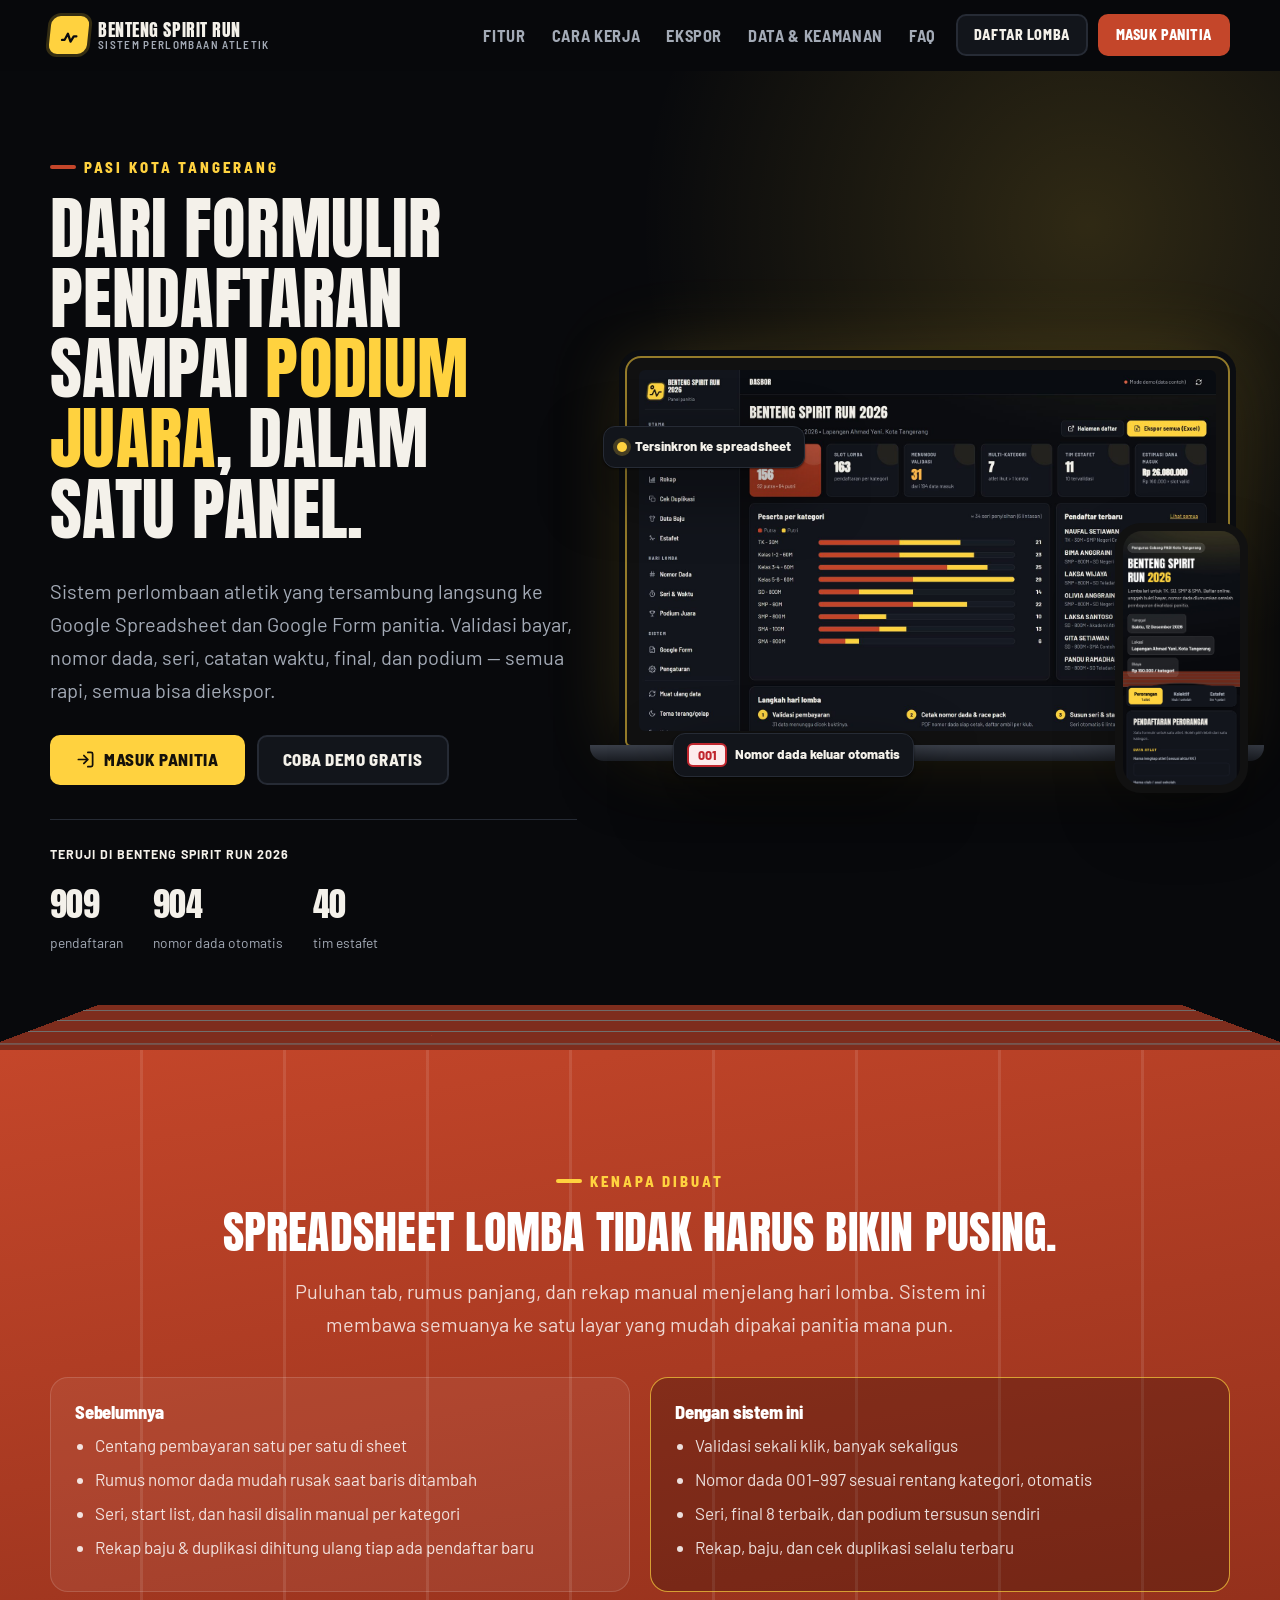
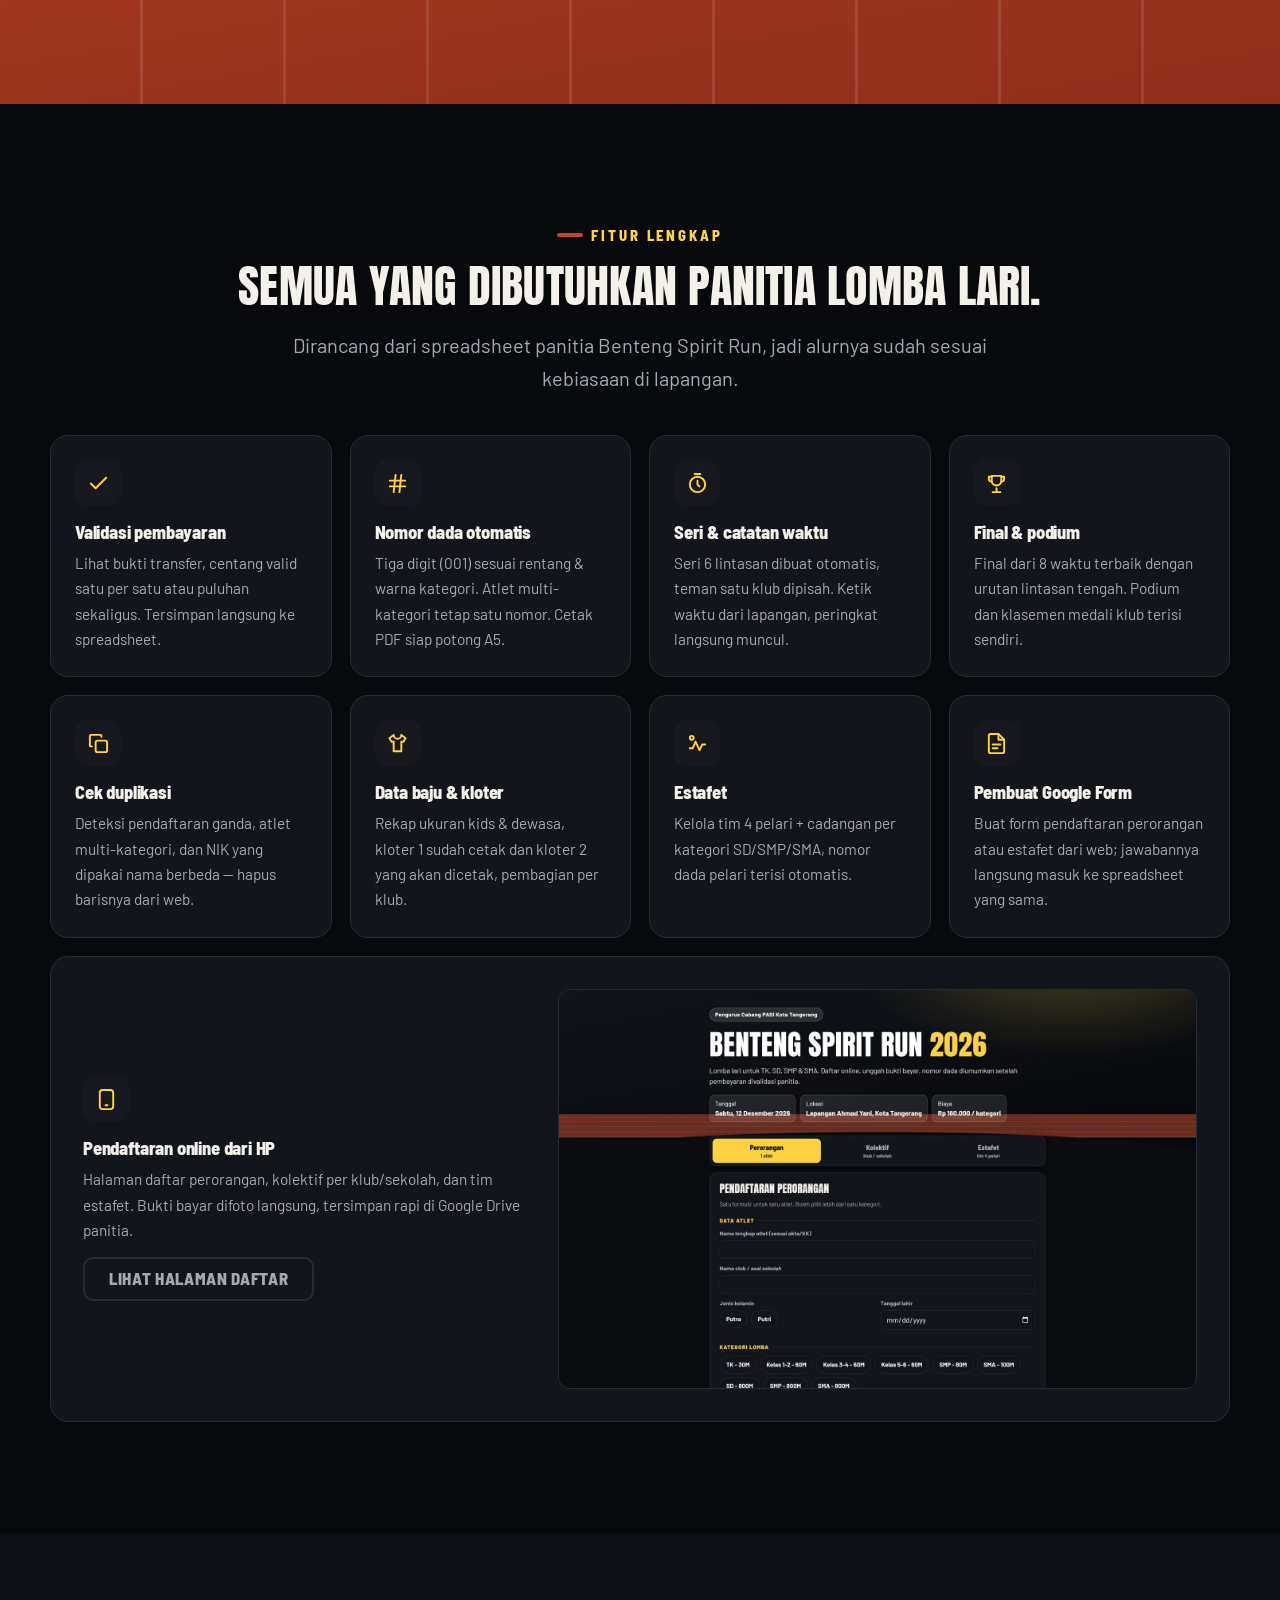
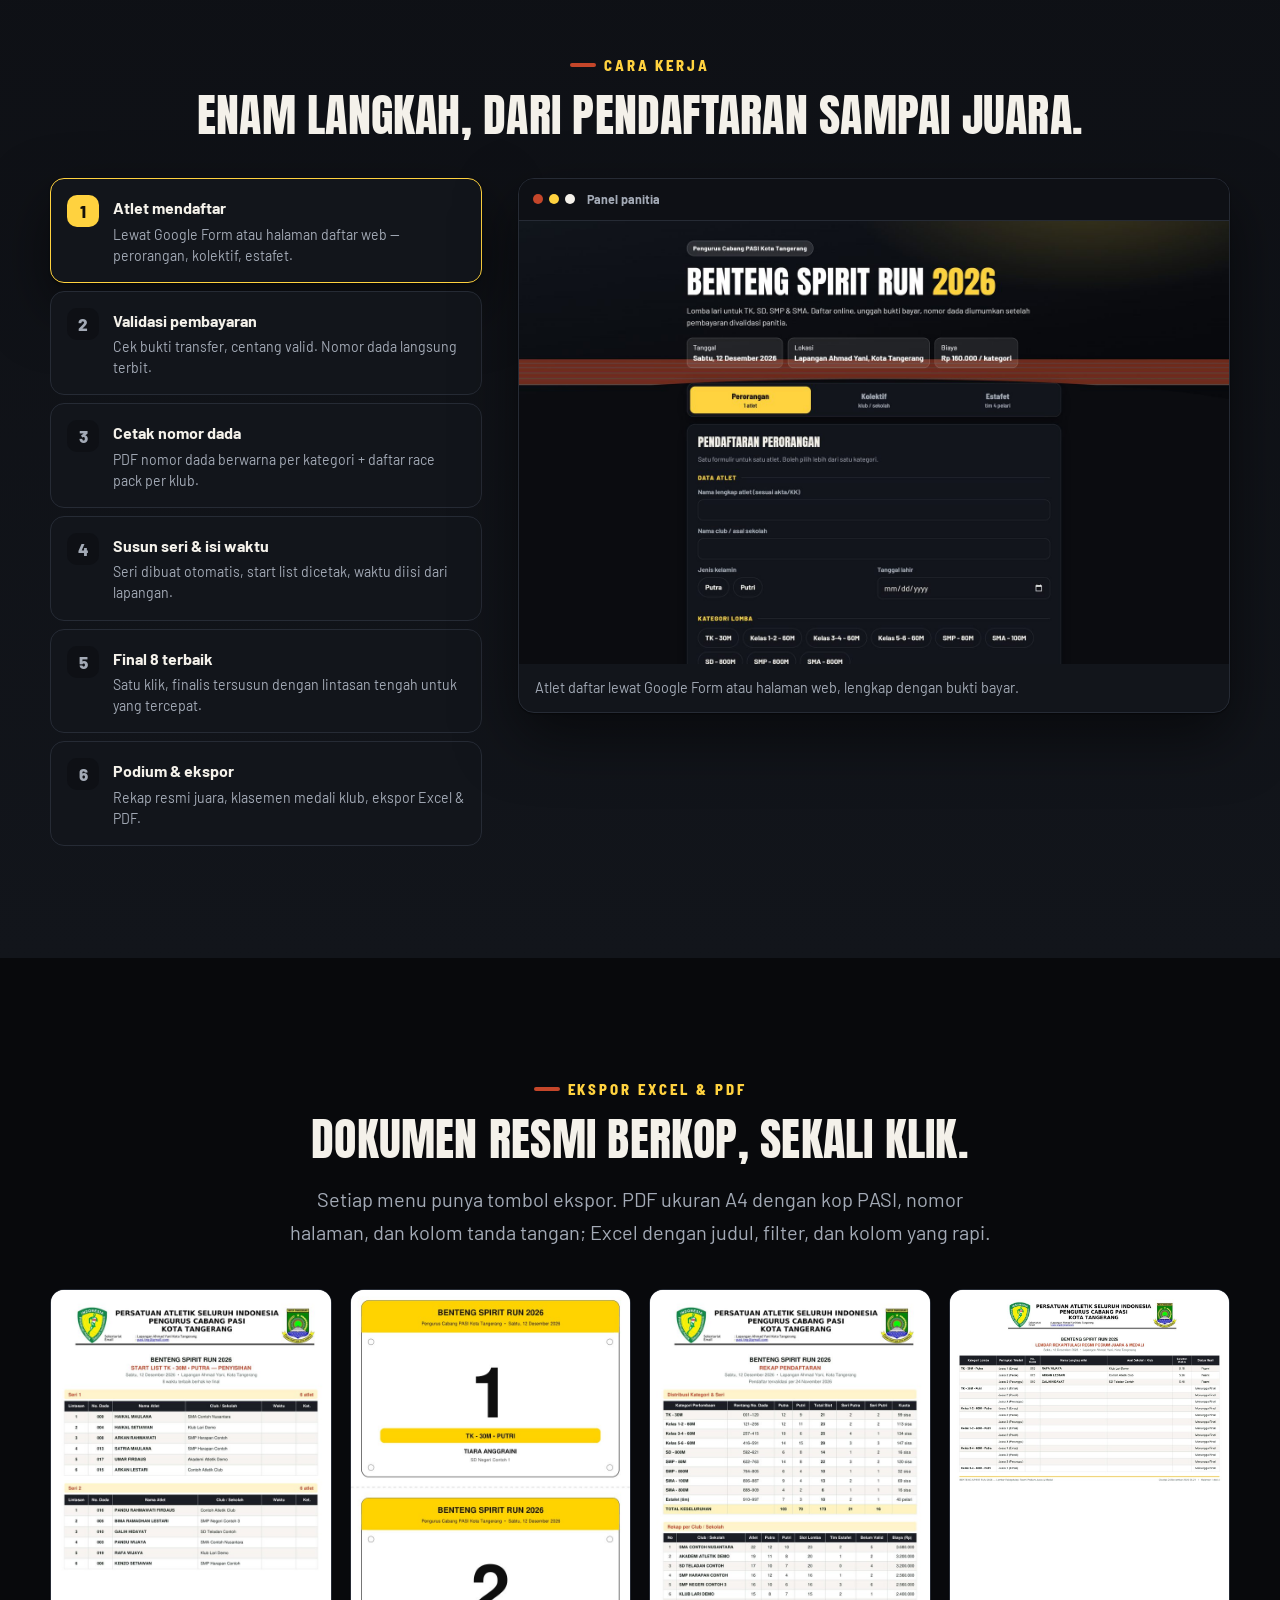
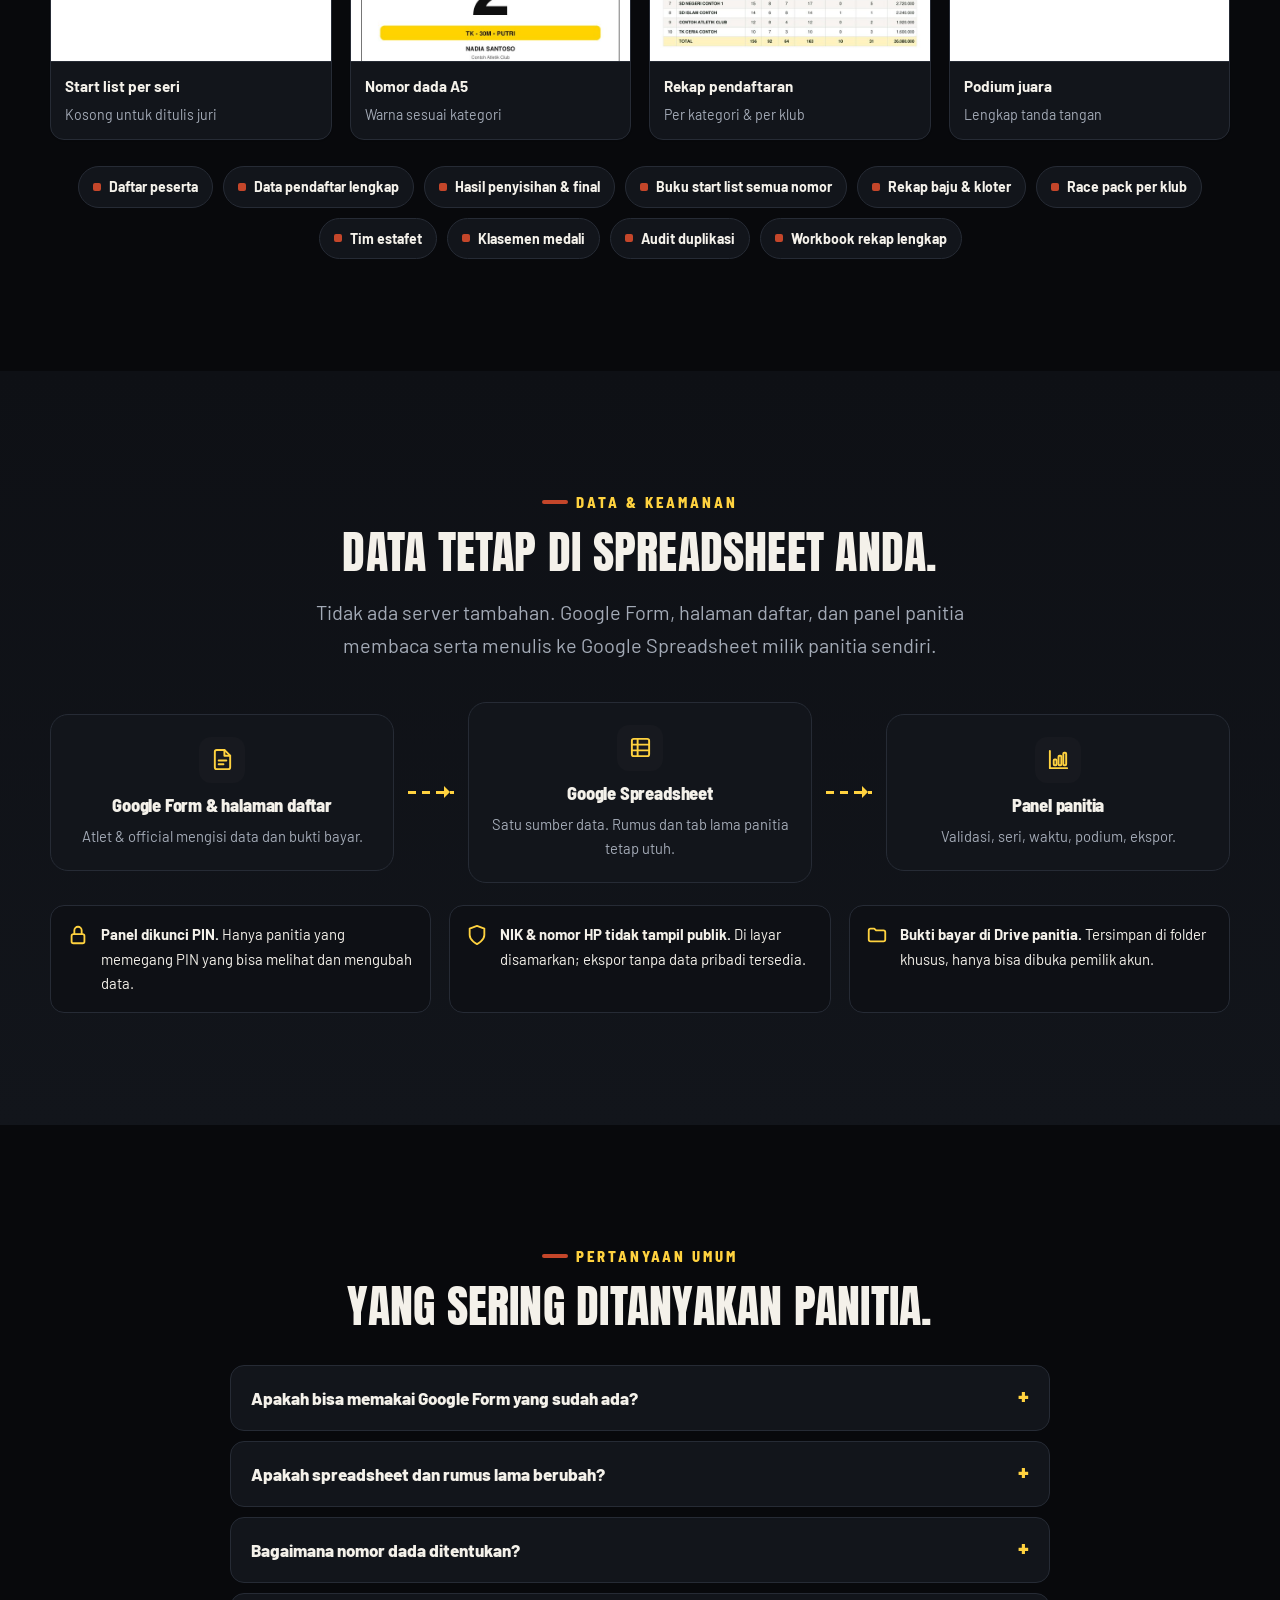
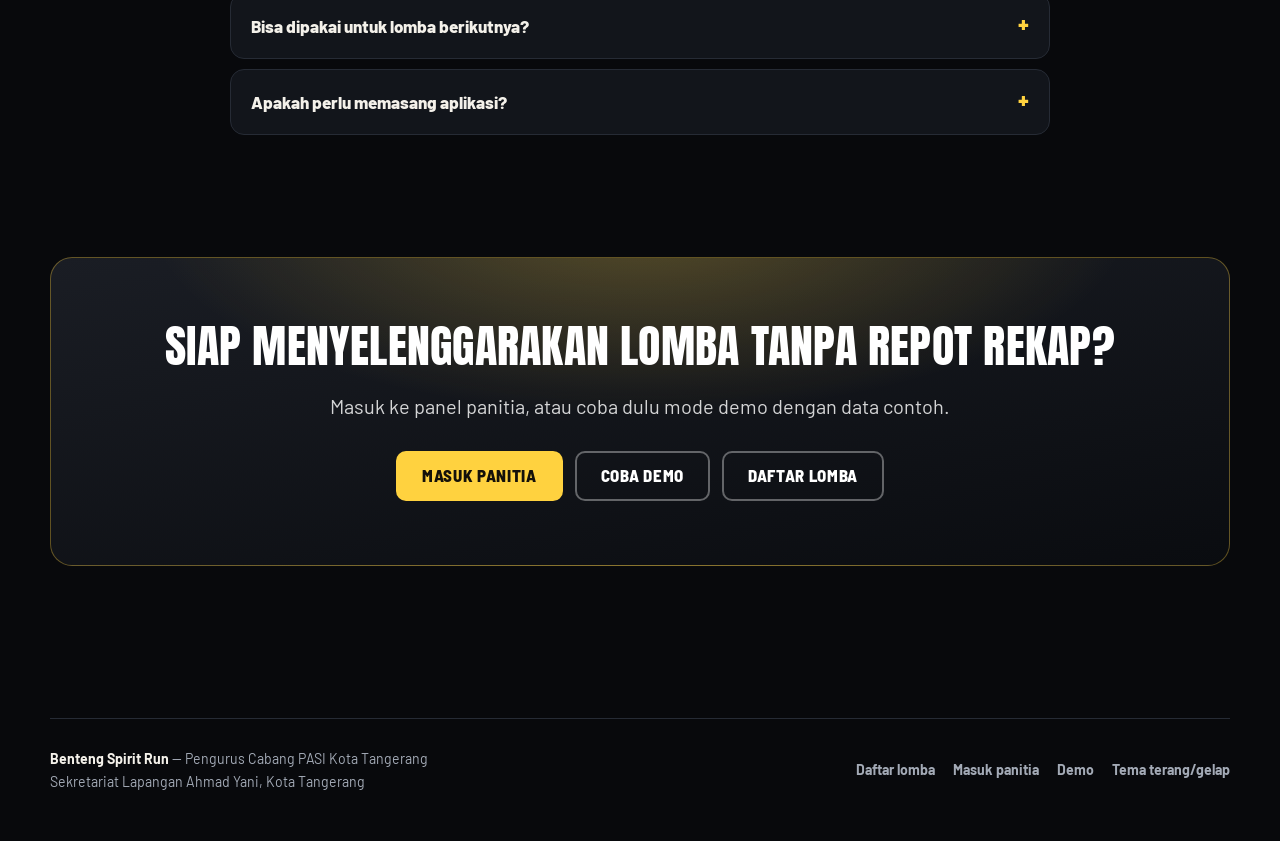
<file: index.html>
<!doctype html>
<html lang="id">
<head>
<meta charset="utf-8">
<meta name="viewport" content="width=device-width,initial-scale=1">
<title>Sistem Perlombaan Atletik — Benteng Spirit Run</title>
<meta name="description" content="Kelola lomba atletik dari pendaftaran sampai podium: validasi bayar, nomor dada otomatis, seri & catatan waktu, final, podium, ekspor Excel & PDF berkop — tersambung ke Google Spreadsheet dan Google Form.">
<meta property="og:title" content="Sistem Perlombaan Atletik — Benteng Spirit Run">
<meta property="og:description" content="Dari formulir pendaftaran sampai podium juara, dalam satu panel. PASI Kota Tangerang.">
<meta property="og:image" content="assets/promo/dasbor.jpg">
<meta name="theme-color" content="#0A0C10">
<link rel="icon" href="data:image/svg+xml,%3Csvg xmlns='http://www.w3.org/2000/svg' viewBox='0 0 32 32'%3E%3Crect width='32' height='32' rx='8' fill='%23FFD23F'/%3E%3Cpath d='M7 22h4l3-9 4 11 3-7h4' fill='none' stroke='%230A0C10' stroke-width='3' stroke-linecap='round' stroke-linejoin='round'/%3E%3C/svg%3E">
<link rel="preconnect" href="https://fonts.googleapis.com"><link rel="preconnect" href="https://fonts.gstatic.com" crossorigin>
<link href="https://fonts.googleapis.com/css2?family=Anton&family=Barlow:wght@400;500;600;700;800&family=Barlow+Semi+Condensed:wght@600;700;800&display=swap" rel="stylesheet">
<style>
:root{
  --brand:#FFD23F;--brand-2:#F5C400;--brand-soft:#17191F;--accent:#FFD23F;--on-accent:#14110A;--tartan:#C4462A;--tartan-2:#8E2E1A;
  --bg:#08090C;--surface:#12151B;--surface-2:#0E1015;--line:#262B35;--text:#F4F1EA;--muted:#A3AAB6;
  --shadow:0 1px 2px rgb(0 0 0/.5),0 24px 60px rgb(0 0 0/.5);
  --font:"Barlow",system-ui,-apple-system,"Segoe UI",Roboto,sans-serif;
  --judul:"Anton","Barlow Semi Condensed",Impact,sans-serif;
  --label:"Barlow Semi Condensed","Barlow",sans-serif;
  --wrap:min(1180px,100% - 32px);color-scheme:dark}
:root[data-theme="light"]{--brand:#C4462A;--brand-2:#A63A22;--brand-soft:#FBEAE5;--bg:#F3F1EC;--surface:#fff;--surface-2:#F8F6F2;--line:#E5E0D6;--text:#14161B;--muted:#5E6470;--shadow:0 1px 2px rgb(20 22 27/.06),0 18px 50px rgb(20 22 27/.10);color-scheme:light}
*,*::before,*::after{box-sizing:border-box}
html{scroll-behavior:smooth;scroll-padding-top:80px}
body{margin:0;font-family:var(--font);font-size:1.0625rem;line-height:1.65;color:var(--text);background:var(--bg);-webkit-font-smoothing:antialiased;overflow-x:hidden}
img{max-width:100%;height:auto;display:block}
a{color:inherit}
h1,h2,h3{line-height:1.12;letter-spacing:-.01em;margin:0 0 .45em;text-wrap:balance}
h1,h2{font-family:var(--judul);font-weight:400!important;text-transform:uppercase;letter-spacing:.005em;line-height:1.02}
h3{font-family:var(--label)}
h1{font-size:clamp(2.3rem,4.6vw + .8rem,4.3rem);font-weight:800}
h2{font-size:clamp(1.8rem,2.6vw + .8rem,2.9rem);font-weight:800}
h3{font-size:1.15rem;font-weight:800}
p{margin:0 0 1em;max-width:64ch}
.wrap{width:var(--wrap);margin-inline:auto}
section{padding-block:clamp(64px,9vw,112px)}
.eyebrow{display:inline-flex;align-items:center;gap:8px;font-family:var(--label);font-size:.92rem;font-weight:800;letter-spacing:.2em;text-transform:uppercase;color:var(--brand);margin-bottom:14px}
.eyebrow::before{content:"";width:26px;height:4px;border-radius:2px;background:var(--tartan)}
.lead{font-size:clamp(1.05rem,.6vw + .95rem,1.25rem);color:var(--muted)}
.center{text-align:center}.center p{margin-inline:auto}
:focus-visible{outline:3px solid var(--brand);outline-offset:3px;border-radius:8px}
.skip{position:absolute;left:-999px;top:8px;background:var(--surface);padding:8px 14px;border-radius:8px;z-index:100}.skip:focus{left:8px}
.btn{display:inline-flex;align-items:center;justify-content:center;gap:9px;min-height:50px;padding:0 24px;border-radius:10px;font:inherit;font-family:var(--label);font-weight:800;font-size:1.05rem;letter-spacing:.04em;text-transform:uppercase;text-decoration:none;border:2px solid transparent;cursor:pointer;transition:transform .2s,box-shadow .2s,background .2s,border-color .2s;white-space:nowrap}
.btn svg{width:19px;height:19px}
.btn-accent{background:var(--accent);color:var(--on-accent)}
.btn-accent:hover{transform:translateY(-2px);box-shadow:0 12px 28px rgb(255 210 63/.35)}
.btn-brand{background:var(--tartan);color:#fff}
.btn-brand:hover{transform:translateY(-2px);box-shadow:0 12px 28px rgb(196 70 42/.4)}
.btn-line{border-color:var(--line);background:var(--surface)}
.btn-line:hover{border-color:var(--brand);transform:translateY(-2px)}
.btn-ghost-w{border-color:rgb(255 255 255/.35);color:#fff}
.btn-ghost-w:hover{background:rgb(255 255 255/.1)}

/* nav */
.nav{position:sticky;top:0;z-index:50;background:color-mix(in srgb,var(--bg) 82%,transparent);backdrop-filter:blur(12px);-webkit-backdrop-filter:blur(12px);border-bottom:1px solid transparent;transition:border-color .2s}
.nav.scrolled{border-bottom-color:var(--line)}
.nav .wrap{display:flex;align-items:center;gap:20px;height:70px}
.logo{display:flex;align-items:center;gap:10px;font-weight:800;text-decoration:none;line-height:1.1}
.logo span{width:38px;height:38px;border-radius:9px;background:#FFD23F;display:grid;place-items:center;transform:skewX(-6deg);box-shadow:0 0 0 3px rgb(255 210 63/.18);flex:none}
.logo svg{width:21px;height:21px;color:#0A0C10}
.logo div{font-family:var(--judul);font-weight:400;text-transform:uppercase;letter-spacing:.03em;font-size:1.15rem}
.logo small{font-family:var(--label)!important;letter-spacing:.12em!important}
.logo small{display:block;font-size:.7rem;color:var(--muted);font-weight:600}
.menu{display:flex;gap:26px;list-style:none;margin:0 0 0 auto;padding:0}
.menu a{text-decoration:none;font-family:var(--label);font-weight:700;font-size:1.02rem;letter-spacing:.04em;text-transform:uppercase;color:var(--muted)}
.menu a:hover{color:var(--text)}
.nav .acts{display:flex;gap:10px}
.nav .btn{min-height:42px;padding:0 16px;font-size:.88rem;border-radius:10px}
.burger{display:none;width:44px;height:44px;border:1px solid var(--line);border-radius:12px;background:var(--surface);cursor:pointer;margin-left:auto}
.burger i{display:block;width:18px;height:2px;background:var(--text);margin:4px auto}
@media (max-width:980px){
  .menu{position:fixed;inset:70px 0 auto 0;flex-direction:column;gap:0;background:var(--surface);padding:8px 16px 16px;border-bottom:1px solid var(--line);transform:translateY(-130%);transition:transform .3s;box-shadow:var(--shadow);margin:0}
  .menu.open{transform:none}
  .menu a{display:block;padding:14px 4px;border-bottom:1px solid var(--line)}
  .burger{display:block}
  .nav .acts .btn-line{display:none}
}
@media (max-width:520px){.nav .acts{display:none}}

/* hero */
.hero{position:relative;padding-block:clamp(40px,6vw,80px) clamp(56px,8vw,96px);overflow:hidden;isolation:isolate}
.hero::before{content:"";position:absolute;inset:-30% -20% auto auto;width:70vw;height:70vw;max-width:900px;max-height:900px;background:radial-gradient(closest-side,rgb(255 210 63/.16),transparent);z-index:-1}
.hero::after{content:"";position:absolute;left:-10%;right:-10%;bottom:-40px;height:240px;background:repeating-linear-gradient(0deg,#9B3520 0 34px,rgb(244 241 234/.55) 34px 37px);transform:perspective(500px) rotateX(60deg);transform-origin:bottom;z-index:-1;opacity:.8}
.hero .wrap{display:grid;grid-template-columns:minmax(0,1fr) minmax(0,1.15fr);gap:48px;align-items:center}
.hero h1 em{font-style:normal;color:#FFD23F}
.cta{display:flex;flex-wrap:wrap;gap:12px;margin-top:28px}
.stats{display:flex;flex-wrap:wrap;gap:12px 30px;margin-top:34px;padding-top:24px;border-top:1px solid var(--line)}
.stats div{font-size:.86rem;color:var(--muted)}
.stats b{display:block;font-family:var(--judul);font-weight:400;font-size:2.1rem;color:var(--text);letter-spacing:-.02em;font-variant-numeric:tabular-nums}
.stats .cap{flex-basis:100%;font-size:.78rem;font-weight:700;letter-spacing:.08em;text-transform:uppercase}
.device{position:relative}
.laptop{position:relative;border-radius:16px 16px 6px 6px;background:#111;padding:12px 12px 14px;box-shadow:var(--shadow)}
.laptop img{border-radius:6px;aspect-ratio:16/10;object-fit:cover;object-position:top left;width:100%}
.laptop{border:2px solid rgb(255 210 63/.55)!important;box-shadow:0 0 0 6px #0b0d11,0 0 80px rgb(255 210 63/.18),var(--shadow)!important}
.laptop::after{content:"";position:absolute;left:-6%;right:-6%;bottom:-16px;height:16px;border-radius:0 0 14px 14px;background:linear-gradient(#3a3f49,#1a1d23)}
.phone{position:absolute;right:-18px;bottom:-46px;width:clamp(120px,22%,190px);border-radius:26px;background:#111;padding:8px;box-shadow:0 30px 60px rgb(0 0 0/.3)}
.phone img{border-radius:19px;aspect-ratio:9/19.5;object-fit:cover;object-position:top}
.chip{position:absolute;display:flex;align-items:center;gap:8px;background:var(--surface);border:1px solid var(--line);border-radius:12px;padding:9px 13px;font-size:.82rem;font-weight:800;box-shadow:var(--shadow)}
.chip i{width:10px;height:10px;border-radius:50%;background:#FFD23F;box-shadow:0 0 0 4px rgb(255 210 63/.22)}
.chip.c1{left:-22px;top:18%}
.chip.c2{left:8%;bottom:-30px}
.chip .b{display:inline-grid;place-items:center;min-width:40px;height:24px;border:2px solid #c0262d;color:#c0262d;background:#fdecec;border-radius:6px;font-size:.78rem}
@media (max-width:980px){.hero .wrap{grid-template-columns:1fr}.device{margin:10px 8px 40px}.chip.c1{left:-6px}.phone{right:-4px}}

/* problem → solution */
.band{background:linear-gradient(170deg,#C4462A,#8E2E1A);color:#fff;position:relative;isolation:isolate;overflow:hidden}
.band::before{content:"";position:absolute;inset:0;background:repeating-linear-gradient(90deg,transparent 0 140px,rgb(255 255 255/.10) 140px 143px);z-index:-1}
.band .eyebrow{color:#FFD23F}.band .eyebrow::before{background:#FFD23F}.band p{color:rgb(255 255 255/.8)}
.vs{display:grid;grid-template-columns:1fr 1fr;gap:20px;margin-top:36px}
.vs>div{border-radius:18px;padding:24px;background:rgb(255 255 255/.06);border:1px solid rgb(255 255 255/.14)}
.vs h3{display:flex;gap:10px;align-items:center}
.vs ul{margin:0;padding-left:20px;color:rgb(255 255 255/.85)}
.vs li{margin:6px 0}
.vs .after{background:rgb(0 0 0/.22);border-color:rgb(255 210 63/.7)}
@media (max-width:760px){.vs{grid-template-columns:1fr}}

/* fitur */
.grid{display:grid;gap:18px;grid-template-columns:repeat(auto-fit,minmax(250px,1fr));margin-top:40px}
.card{background:var(--surface);border:1px solid var(--line);border-radius:18px;padding:24px;transition:transform .25s,box-shadow .25s,border-color .25s}
.card:hover{transform:translateY(-4px);box-shadow:var(--shadow);border-color:color-mix(in srgb,var(--brand) 35%,var(--line))}
.card p{color:var(--muted);margin:0;font-size:.96rem}
.ico{width:46px;height:46px;border-radius:12px;display:grid;place-items:center;background:var(--brand-soft);color:var(--brand);margin-bottom:16px}
.ico svg{width:23px;height:23px}
.card.wide{grid-column:1/-1;display:grid;grid-template-columns:minmax(0,.9fr) minmax(0,1.3fr);gap:32px;align-items:center;padding:32px}
.card.wide img{border-radius:12px;border:1px solid var(--line)}
@media (max-width:760px){.card.wide{grid-template-columns:1fr;padding:24px}}

/* cara kerja */
.steps{display:grid;grid-template-columns:minmax(0,.85fr) minmax(0,1.4fr);gap:36px;margin-top:40px;align-items:start}
.tabs{display:flex;flex-direction:column;gap:8px}
.tab{display:flex;gap:14px;text-align:left;padding:16px;border-radius:14px;border:1px solid var(--line);background:var(--surface);cursor:pointer;font:inherit;color:inherit;transition:border-color .2s,box-shadow .2s,background .2s}
.tab b.n{flex:none;width:32px;height:32px;border-radius:10px;background:var(--surface-2);display:grid;place-items:center;font-weight:800;color:var(--muted)}
.tab strong{display:block;font-size:1rem}
.tab span{display:block;font-size:.88rem;color:var(--muted);line-height:1.5;margin-top:2px}
.tab[aria-selected="true"]{border-color:var(--brand);box-shadow:var(--shadow)}
.tab[aria-selected="true"] b.n{background:#FFD23F;color:#14110A}
.shot{position:sticky;top:96px;border-radius:16px;overflow:hidden;border:1px solid var(--line);box-shadow:var(--shadow);background:var(--surface)}
.shot .bar{display:flex;gap:6px;align-items:center;padding:10px 14px;border-bottom:1px solid var(--line);background:var(--surface-2);font-size:.78rem;color:var(--muted);font-weight:700}
.shot .bar i{width:10px;height:10px;border-radius:50%;background:#e5e7eb}
.shot .bar i:nth-child(1){background:#C4462A}.shot .bar i:nth-child(2){background:#FFD23F}.shot .bar i:nth-child(3){background:#F4F1EA}
.shot img{width:100%;aspect-ratio:16/10;object-fit:cover;object-position:top left;transition:opacity .25s}
.shot figcaption{padding:12px 16px;font-size:.9rem;color:var(--muted)}
@media (max-width:900px){.steps{grid-template-columns:1fr}.shot{position:relative;top:0;order:-1}}

/* dokumen */
.alt{background:linear-gradient(180deg,#0E1015,#12151B)}
:root[data-theme="light"] .alt{background:#EFEAE1}
.docs{display:grid;grid-template-columns:repeat(4,minmax(0,1fr));gap:18px;margin-top:40px}
.doc{background:var(--surface);border-radius:14px;border:1px solid var(--line);overflow:hidden;box-shadow:0 1px 2px rgb(0 0 0/.05)}
.doc img{aspect-ratio:3/4;object-fit:cover;object-position:top;width:100%;border-bottom:1px solid var(--line);background:#fff}
.doc.land img{object-fit:contain}
.doc div{padding:12px 14px}
.doc b{display:block;font-size:.95rem}
.doc small{color:var(--muted)}
.ex{display:flex;flex-wrap:wrap;gap:10px;margin-top:26px;justify-content:center}
.ex span{display:inline-flex;align-items:center;gap:8px;padding:8px 14px;border-radius:999px;background:var(--surface);border:1px solid var(--line);font-weight:700;font-size:.88rem}
.ex span::before{content:"";width:8px;height:8px;border-radius:2px;background:var(--tartan)}
@media (max-width:900px){.docs{grid-template-columns:repeat(2,minmax(0,1fr))}}

/* alur data */
.flow{display:grid;grid-template-columns:1fr auto 1fr auto 1fr;gap:14px;align-items:center;margin-top:40px}
.node{background:var(--surface);border:1px solid var(--line);border-radius:18px;padding:22px;text-align:center}
.node .ico{margin:0 auto 12px}
.node p{color:var(--muted);font-size:.92rem;margin:0 auto}
.arrow{width:46px;height:3px;background:repeating-linear-gradient(90deg,var(--brand) 0 8px,transparent 8px 14px);position:relative}
.arrow::after{content:"";position:absolute;right:-2px;top:-5px;border:6px solid transparent;border-left-color:var(--brand)}
@media (max-width:860px){.flow{grid-template-columns:1fr}.arrow{width:2px;height:34px;margin:auto;background:repeating-linear-gradient(180deg,var(--brand) 0 8px,transparent 8px 14px)}.arrow::after{right:-5px;top:auto;bottom:-10px;border-left-color:transparent;border-top-color:var(--brand)}}
.safe{display:grid;grid-template-columns:repeat(3,1fr);gap:18px;margin-top:22px}
.safe div{display:flex;gap:12px;align-items:flex-start;padding:16px;border-radius:14px;background:var(--surface-2);border:1px solid var(--line);font-size:.93rem}
.safe svg{flex:none;width:22px;height:22px;color:var(--brand);margin-top:2px}
@media (max-width:860px){.safe{grid-template-columns:1fr}}

/* faq + cta */
.faq{max-width:820px;margin:36px auto 0}
.faq details{background:var(--surface);border:1px solid var(--line);border-radius:14px;padding:0 20px;margin-bottom:10px}
.faq summary{cursor:pointer;font-weight:800;padding:18px 0;list-style:none;display:flex;justify-content:space-between;gap:12px}
.faq summary::after{content:"+";font-size:1.4rem;line-height:1;color:var(--brand)}
.faq details[open] summary::after{content:"–"}
.faq details p{color:var(--muted);margin:0 0 18px}
.final{border-radius:22px;padding:clamp(36px,6vw,64px);background:radial-gradient(700px 280px at 50% -40px,rgb(255 210 63/.28),transparent 70%),linear-gradient(170deg,#1A1D24,#0A0C10);border:1px solid rgb(255 210 63/.35);color:#fff;text-align:center;position:relative;overflow:hidden;isolation:isolate}
.final::before{content:"";position:absolute;inset:auto -10% -95% -10%;height:120%;background:repeating-linear-gradient(0deg,#C4462A 0 40px,rgb(244 241 234/.7) 40px 43px);opacity:.55;transform:perspective(500px) rotateX(62deg);z-index:-1}
.final h2{color:#fff}.final p{color:rgb(255 255 255/.82);margin-inline:auto}
.final .cta{justify-content:center}
footer{padding:40px 0 48px;color:var(--muted);font-size:.88rem}
footer .wrap{display:flex;flex-wrap:wrap;gap:14px 30px;justify-content:space-between;align-items:center;border-top:1px solid var(--line);padding-top:28px}
footer nav{display:flex;flex-wrap:wrap;gap:18px}
footer a{text-decoration:none;font-weight:700}
footer a:hover{color:var(--brand)}

.reveal{opacity:0;transform:translateY(18px);transition:opacity .6s ease,transform .6s ease}
.reveal.in{opacity:1;transform:none}
@media (prefers-reduced-motion:reduce){*{transition:none!important;animation:none!important;scroll-behavior:auto!important}.reveal{opacity:1;transform:none}}
</style>
</head>
<body>
<a class="skip" href="#utama">Lewati ke isi</a>
<header class="nav" id="nav">
  <div class="wrap">
    <a class="logo" href="#"><span><svg viewBox="0 0 24 24" fill="none" stroke="currentColor" stroke-width="2.6" stroke-linecap="round" stroke-linejoin="round" aria-hidden="true"><path d="M4 17h3l3-7 4 9 3-6h3"/></svg></span><div>Benteng Spirit Run<small>Sistem Perlombaan Atletik</small></div></a>
    <ul class="menu" id="menu">
      <li><a href="#fitur">Fitur</a></li>
      <li><a href="#cara">Cara kerja</a></li>
      <li><a href="#dokumen">Ekspor</a></li>
      <li><a href="#data">Data & keamanan</a></li>
      <li><a href="#faq">FAQ</a></li>
    </ul>
    <div class="acts"><a class="btn btn-line" href="daftar.html">Daftar lomba</a><a class="btn btn-brand" href="login.html">Masuk panitia</a></div>
    <button class="burger" id="burger" aria-label="Buka menu" aria-expanded="false" aria-controls="menu"><i></i><i></i><i></i></button>
  </div>
</header>

<main id="utama">
<section class="hero">
  <div class="wrap">
    <div class="reveal">
      <span class="eyebrow">PASI Kota Tangerang</span>
      <h1>Dari formulir pendaftaran sampai <em>podium juara</em>, dalam satu panel.</h1>
      <p class="lead">Sistem perlombaan atletik yang tersambung langsung ke Google Spreadsheet dan Google Form panitia. Validasi bayar, nomor dada, seri, catatan waktu, final, dan podium — semua rapi, semua bisa diekspor.</p>
      <div class="cta">
        <a class="btn btn-accent" href="login.html"><svg viewBox="0 0 24 24" fill="none" stroke="currentColor" stroke-width="2.2" stroke-linecap="round" stroke-linejoin="round" aria-hidden="true"><path d="M15 3h4a2 2 0 0 1 2 2v14a2 2 0 0 1-2 2h-4M10 17l5-5-5-5M15 12H3"/></svg>Masuk panitia</a>
        <a class="btn btn-line" href="panel.html?demo=1">Coba demo gratis</a>
      </div>
      <div class="stats">
        <span class="cap">Teruji di Benteng Spirit Run 2026</span>
        <div><b data-n="909">909</b>pendaftaran</div>
        <div><b data-n="904">904</b>nomor dada otomatis</div>
        <div><b data-n="40">40</b>tim estafet</div>
      </div>
    </div>
    <div class="device reveal">
      <div class="laptop"><img src="assets/promo/dasbor.jpg" width="1600" height="1000" alt="Dasbor panel panitia: jumlah atlet tervalidasi, slot lomba, menunggu validasi, dan grafik peserta per kategori"></div>
      <div class="phone"><img src="assets/promo/hp-daftar.jpg" width="1080" height="2337" alt="Halaman pendaftaran atlet di HP" loading="lazy"></div>
      <div class="chip c1"><i></i>Tersinkron ke spreadsheet</div>
      <div class="chip c2"><span class="b">001</span>Nomor dada keluar otomatis</div>
    </div>
  </div>
</section>

<section class="band">
  <div class="wrap">
    <div class="center reveal">
      <span class="eyebrow">Kenapa dibuat</span>
      <h2>Spreadsheet lomba tidak harus bikin pusing.</h2>
      <p class="lead" style="color:rgb(255 255 255/.8)">Puluhan tab, rumus panjang, dan rekap manual menjelang hari lomba. Sistem ini membawa semuanya ke satu layar yang mudah dipakai panitia mana pun.</p>
    </div>
    <div class="vs reveal">
      <div><h3>Sebelumnya</h3><ul><li>Centang pembayaran satu per satu di sheet</li><li>Rumus nomor dada mudah rusak saat baris ditambah</li><li>Seri, start list, dan hasil disalin manual per kategori</li><li>Rekap baju & duplikasi dihitung ulang tiap ada pendaftar baru</li></ul></div>
      <div class="after"><h3>Dengan sistem ini</h3><ul><li>Validasi sekali klik, banyak sekaligus</li><li>Nomor dada 001–997 sesuai rentang kategori, otomatis</li><li>Seri, final 8 terbaik, dan podium tersusun sendiri</li><li>Rekap, baju, dan cek duplikasi selalu terbaru</li></ul></div>
    </div>
  </div>
</section>

<section id="fitur">
  <div class="wrap">
    <div class="center reveal"><span class="eyebrow">Fitur lengkap</span><h2>Semua yang dibutuhkan panitia lomba lari.</h2><p class="lead">Dirancang dari spreadsheet panitia Benteng Spirit Run, jadi alurnya sudah sesuai kebiasaan di lapangan.</p></div>
    <div class="grid">
      <article class="card reveal"><div class="ico"><svg viewBox="0 0 24 24" fill="none" stroke="currentColor" stroke-width="2" stroke-linecap="round" stroke-linejoin="round" aria-hidden="true"><path d="M20 6 9 17l-5-5"/></svg></div><h3>Validasi pembayaran</h3><p>Lihat bukti transfer, centang valid satu per satu atau puluhan sekaligus. Tersimpan langsung ke spreadsheet.</p></article>
      <article class="card reveal"><div class="ico"><svg viewBox="0 0 24 24" fill="none" stroke="currentColor" stroke-width="2" stroke-linecap="round" stroke-linejoin="round" aria-hidden="true"><path d="M4 9h16M4 15h16M10 3 8 21M16 3l-2 18"/></svg></div><h3>Nomor dada otomatis</h3><p>Tiga digit (001) sesuai rentang & warna kategori. Atlet multi-kategori tetap satu nomor. Cetak PDF siap potong A5.</p></article>
      <article class="card reveal"><div class="ico"><svg viewBox="0 0 24 24" fill="none" stroke="currentColor" stroke-width="2" stroke-linecap="round" stroke-linejoin="round" aria-hidden="true"><circle cx="12" cy="13" r="8"/><path d="M12 9v4l2 2M9 2h6"/></svg></div><h3>Seri & catatan waktu</h3><p>Seri 6 lintasan dibuat otomatis, teman satu klub dipisah. Ketik waktu dari lapangan, peringkat langsung muncul.</p></article>
      <article class="card reveal"><div class="ico"><svg viewBox="0 0 24 24" fill="none" stroke="currentColor" stroke-width="2" stroke-linecap="round" stroke-linejoin="round" aria-hidden="true"><path d="M8 21h8M12 17v4M7 4h10v5a5 5 0 0 1-10 0z"/><path d="M17 5h3v2a3 3 0 0 1-3 3M7 5H4v2a3 3 0 0 0 3 3"/></svg></div><h3>Final & podium</h3><p>Final dari 8 waktu terbaik dengan urutan lintasan tengah. Podium dan klasemen medali klub terisi sendiri.</p></article>
      <article class="card reveal"><div class="ico"><svg viewBox="0 0 24 24" fill="none" stroke="currentColor" stroke-width="2" stroke-linecap="round" stroke-linejoin="round" aria-hidden="true"><rect x="9" y="9" width="12" height="12" rx="2"/><path d="M5 15H4a1 1 0 0 1-1-1V4a1 1 0 0 1 1-1h10a1 1 0 0 1 1 1v1"/></svg></div><h3>Cek duplikasi</h3><p>Deteksi pendaftaran ganda, atlet multi-kategori, dan NIK yang dipakai nama berbeda — hapus barisnya dari web.</p></article>
      <article class="card reveal"><div class="ico"><svg viewBox="0 0 24 24" fill="none" stroke="currentColor" stroke-width="2" stroke-linecap="round" stroke-linejoin="round" aria-hidden="true"><path d="M20.4 6.6 16 3a4 4 0 0 1-8 0L3.6 6.6l2.2 3.5L8 10v10h8V10l2.2.1z"/></svg></div><h3>Data baju & kloter</h3><p>Rekap ukuran kids & dewasa, kloter 1 sudah cetak dan kloter 2 yang akan dicetak, pembagian per klub.</p></article>
      <article class="card reveal"><div class="ico"><svg viewBox="0 0 24 24" fill="none" stroke="currentColor" stroke-width="2" stroke-linecap="round" stroke-linejoin="round" aria-hidden="true"><path d="M4 17h3l3-7 4 9 3-6h3"/><circle cx="6" cy="6" r="2"/></svg></div><h3>Estafet</h3><p>Kelola tim 4 pelari + cadangan per kategori SD/SMP/SMA, nomor dada pelari terisi otomatis.</p></article>
      <article class="card reveal"><div class="ico"><svg viewBox="0 0 24 24" fill="none" stroke="currentColor" stroke-width="2" stroke-linecap="round" stroke-linejoin="round" aria-hidden="true"><path d="M14 2H6a2 2 0 0 0-2 2v16a2 2 0 0 0 2 2h12a2 2 0 0 0 2-2V8z"/><path d="M14 2v6h6M8 13h8M8 17h5"/></svg></div><h3>Pembuat Google Form</h3><p>Buat form pendaftaran perorangan atau estafet dari web; jawabannya langsung masuk ke spreadsheet yang sama.</p></article>
      <article class="card wide reveal"><div><div class="ico"><svg viewBox="0 0 24 24" fill="none" stroke="currentColor" stroke-width="2" stroke-linecap="round" stroke-linejoin="round" aria-hidden="true"><rect x="5" y="2" width="14" height="20" rx="3"/><path d="M11 18h2"/></svg></div><h3>Pendaftaran online dari HP</h3><p>Halaman daftar perorangan, kolektif per klub/sekolah, dan tim estafet. Bukti bayar difoto langsung, tersimpan rapi di Google Drive panitia.</p><p style="margin-top:14px"><a class="btn btn-line" href="daftar.html" style="min-height:44px">Lihat halaman daftar</a></p></div><img src="assets/promo/daftar.jpg" width="1600" height="1000" alt="Halaman pendaftaran publik: perorangan, kolektif, dan estafet" loading="lazy"></article>
    </div>
  </div>
</section>

<section id="cara" class="alt">
  <div class="wrap">
    <div class="center reveal"><span class="eyebrow">Cara kerja</span><h2>Enam langkah, dari pendaftaran sampai juara.</h2></div>
    <div class="steps">
      <div class="tabs" role="tablist" aria-label="Langkah penggunaan">
        <button class="tab" role="tab" aria-selected="true" data-img="daftar" data-cap="Atlet daftar lewat Google Form atau halaman web, lengkap dengan bukti bayar."><b class="n">1</b><div><strong>Atlet mendaftar</strong><span>Lewat Google Form atau halaman daftar web — perorangan, kolektif, estafet.</span></div></button>
        <button class="tab" role="tab" aria-selected="false" data-img="validasi" data-cap="Saring yang menunggu, cek bukti bayar, centang valid sekaligus."><b class="n">2</b><div><strong>Validasi pembayaran</strong><span>Cek bukti transfer, centang valid. Nomor dada langsung terbit.</span></div></button>
        <button class="tab" role="tab" aria-selected="false" data-img="nomor" data-cap="Pratinjau nomor dada berwarna, cetak PDF dan daftar ambil race pack per klub."><b class="n">3</b><div><strong>Cetak nomor dada</strong><span>PDF nomor dada berwarna per kategori + daftar race pack per klub.</span></div></button>
        <button class="tab" role="tab" aria-selected="false" data-img="seri" data-cap="Seri penyisihan otomatis 6 lintasan; isi waktu langsung, peringkat ikut bergerak."><b class="n">4</b><div><strong>Susun seri & isi waktu</strong><span>Seri dibuat otomatis, start list dicetak, waktu diisi dari lapangan.</span></div></button>
        <button class="tab" role="tab" aria-selected="false" data-img="final" data-cap="Final berisi 8 waktu terbaik dengan urutan lintasan dari tengah."><b class="n">5</b><div><strong>Final 8 terbaik</strong><span>Satu klik, finalis tersusun dengan lintasan tengah untuk yang tercepat.</span></div></button>
        <button class="tab" role="tab" aria-selected="false" data-img="podium" data-cap="Juara 1–3 setiap nomor dan klasemen medali klub, siap diekspor PDF resmi."><b class="n">6</b><div><strong>Podium & ekspor</strong><span>Rekap resmi juara, klasemen medali klub, ekspor Excel & PDF.</span></div></button>
      </div>
      <figure class="shot reveal" style="margin:0"><div class="bar"><i></i><i></i><i></i>&nbsp; Panel panitia</div><img id="shotImg" src="assets/promo/daftar.jpg" width="1600" height="1000" alt="Tangkapan layar langkah 1"><figcaption id="shotCap">Atlet daftar lewat Google Form atau halaman web, lengkap dengan bukti bayar.</figcaption></figure>
    </div>
  </div>
</section>

<section id="dokumen">
  <div class="wrap">
    <div class="center reveal"><span class="eyebrow">Ekspor Excel & PDF</span><h2>Dokumen resmi berkop, sekali klik.</h2><p class="lead">Setiap menu punya tombol ekspor. PDF ukuran A4 dengan kop PASI, nomor halaman, dan kolom tanda tangan; Excel dengan judul, filter, dan kolom yang rapi.</p></div>
    <div class="docs">
      <figure class="doc reveal" style="margin:0"><img src="assets/promo/pdf-startlist.jpg" width="662" height="936" alt="Contoh PDF start list per seri" loading="lazy"><div><b>Start list per seri</b><small>Kosong untuk ditulis juri</small></div></figure>
      <figure class="doc reveal" style="margin:0"><img src="assets/promo/pdf-nomordada.jpg" width="662" height="936" alt="Contoh PDF nomor dada berwarna" loading="lazy"><div><b>Nomor dada A5</b><small>Warna sesuai kategori</small></div></figure>
      <figure class="doc reveal" style="margin:0"><img src="assets/promo/pdf-rekap.jpg" width="662" height="936" alt="Contoh PDF rekap pendaftaran" loading="lazy"><div><b>Rekap pendaftaran</b><small>Per kategori & per klub</small></div></figure>
      <figure class="doc land reveal" style="margin:0"><img src="assets/promo/pdf-podium.jpg" width="936" height="662" alt="Contoh PDF rekap podium juara" loading="lazy"><div><b>Podium juara</b><small>Lengkap tanda tangan</small></div></figure>
    </div>
    <div class="ex reveal"><span>Daftar peserta</span><span>Data pendaftar lengkap</span><span>Hasil penyisihan & final</span><span>Buku start list semua nomor</span><span>Rekap baju & kloter</span><span>Race pack per klub</span><span>Tim estafet</span><span>Klasemen medali</span><span>Audit duplikasi</span><span>Workbook rekap lengkap</span></div>
  </div>
</section>

<section id="data" class="alt">
  <div class="wrap">
    <div class="center reveal"><span class="eyebrow">Data & keamanan</span><h2>Data tetap di spreadsheet Anda.</h2><p class="lead">Tidak ada server tambahan. Google Form, halaman daftar, dan panel panitia membaca serta menulis ke Google Spreadsheet milik panitia sendiri.</p></div>
    <div class="flow reveal">
      <div class="node"><div class="ico"><svg viewBox="0 0 24 24" fill="none" stroke="currentColor" stroke-width="2" stroke-linecap="round" stroke-linejoin="round" aria-hidden="true"><path d="M14 2H6a2 2 0 0 0-2 2v16a2 2 0 0 0 2 2h12a2 2 0 0 0 2-2V8z"/><path d="M14 2v6h6M8 13h8M8 17h5"/></svg></div><h3>Google Form & halaman daftar</h3><p>Atlet & official mengisi data dan bukti bayar.</p></div>
      <div class="arrow" aria-hidden="true"></div>
      <div class="node"><div class="ico"><svg viewBox="0 0 24 24" fill="none" stroke="currentColor" stroke-width="2" stroke-linecap="round" stroke-linejoin="round" aria-hidden="true"><rect x="3" y="3" width="18" height="18" rx="2"/><path d="M3 9h18M3 15h18M9 3v18"/></svg></div><h3>Google Spreadsheet</h3><p>Satu sumber data. Rumus dan tab lama panitia tetap utuh.</p></div>
      <div class="arrow" aria-hidden="true"></div>
      <div class="node"><div class="ico"><svg viewBox="0 0 24 24" fill="none" stroke="currentColor" stroke-width="2" stroke-linecap="round" stroke-linejoin="round" aria-hidden="true"><path d="M3 3v18h18"/><rect x="7" y="12" width="3" height="6" rx="1"/><rect x="12" y="8" width="3" height="10" rx="1"/><rect x="17" y="5" width="3" height="13" rx="1"/></svg></div><h3>Panel panitia</h3><p>Validasi, seri, waktu, podium, ekspor.</p></div>
    </div>
    <div class="safe reveal">
      <div><svg viewBox="0 0 24 24" fill="none" stroke="currentColor" stroke-width="2" stroke-linecap="round" stroke-linejoin="round" aria-hidden="true"><rect x="5" y="11" width="14" height="10" rx="2"/><path d="M8 11V7a4 4 0 0 1 8 0v4"/></svg><span><b>Panel dikunci PIN.</b> Hanya panitia yang memegang PIN yang bisa melihat dan mengubah data.</span></div>
      <div><svg viewBox="0 0 24 24" fill="none" stroke="currentColor" stroke-width="2" stroke-linecap="round" stroke-linejoin="round" aria-hidden="true"><path d="M12 22s8-4 8-10V5l-8-3-8 3v7c0 6 8 10 8 10z"/></svg><span><b>NIK & nomor HP tidak tampil publik.</b> Di layar disamarkan; ekspor tanpa data pribadi tersedia.</span></div>
      <div><svg viewBox="0 0 24 24" fill="none" stroke="currentColor" stroke-width="2" stroke-linecap="round" stroke-linejoin="round" aria-hidden="true"><path d="M3 7a2 2 0 0 1 2-2h4l2 2h8a2 2 0 0 1 2 2v8a2 2 0 0 1-2 2H5a2 2 0 0 1-2-2z"/></svg><span><b>Bukti bayar di Drive panitia.</b> Tersimpan di folder khusus, hanya bisa dibuka pemilik akun.</span></div>
    </div>
  </div>
</section>

<section id="faq">
  <div class="wrap">
    <div class="center reveal"><span class="eyebrow">Pertanyaan umum</span><h2>Yang sering ditanyakan panitia.</h2></div>
    <div class="faq">
      <details class="reveal"><summary>Apakah bisa memakai Google Form yang sudah ada?</summary><p>Bisa. Form yang tertaut ke spreadsheet langsung terbaca. Form baru juga bisa dibuat dari menu Google Form di panel; jawabannya masuk ke tab baru di spreadsheet yang sama.</p></details>
      <details class="reveal"><summary>Apakah spreadsheet dan rumus lama berubah?</summary><p>Tidak. Tab dan rumus lama tetap utuh. Sistem hanya menulis centang validasi dan pendaftar baru di tab jawaban, serta menambah tab APP_ untuk pengaturan, seri, dan estafet.</p></details>
      <details class="reveal"><summary>Bagaimana nomor dada ditentukan?</summary><p>Berdasarkan urutan pendaftar yang sudah divalidasi dan rentang nomor tiap kategori (misalnya TK 001–120). Atlet yang ikut dua kategori tetap memakai nomor yang sama.</p></details>
      <details class="reveal"><summary>Bisa dipakai untuk lomba berikutnya?</summary><p>Bisa. Buat salinan spreadsheet, jalankan setup sekali, lalu ubah nama acara, tanggal, biaya, kategori, dan rentang nomor dada di menu Pengaturan.</p></details>
      <details class="reveal"><summary>Apakah perlu memasang aplikasi?</summary><p>Tidak. Cukup buka di browser laptop atau HP. Panitia masuk dengan PIN, atlet mendaftar lewat tautan.</p></details>
    </div>
  </div>
</section>

<section style="padding-top:0">
  <div class="wrap">
    <div class="final reveal">
      <h2>Siap menyelenggarakan lomba tanpa repot rekap?</h2>
      <p class="lead">Masuk ke panel panitia, atau coba dulu mode demo dengan data contoh.</p>
      <div class="cta"><a class="btn btn-accent" href="login.html">Masuk panitia</a><a class="btn btn-ghost-w" href="panel.html?demo=1">Coba demo</a><a class="btn btn-ghost-w" href="daftar.html">Daftar lomba</a></div>
    </div>
  </div>
</section>
</main>

<footer>
  <div class="wrap">
    <div><b style="color:var(--text)">Benteng Spirit Run</b> — Pengurus Cabang PASI Kota Tangerang<br>Sekretariat Lapangan Ahmad Yani, Kota Tangerang</div>
    <nav aria-label="Tautan bawah"><a href="daftar.html">Daftar lomba</a><a href="login.html">Masuk panitia</a><a href="panel.html?demo=1">Demo</a><button id="tema" style="border:0;background:none;font:inherit;font-weight:700;color:inherit;cursor:pointer;padding:0">Tema terang/gelap</button></nav>
  </div>
</footer>

<script>
(function(){
  try{const t=localStorage.getItem('bsr_tema'); if(t) document.documentElement.dataset.theme=t;}catch(e){}
  const nav=document.getElementById('nav');
  const onS=()=>nav.classList.toggle('scrolled',scrollY>8); onS(); addEventListener('scroll',onS,{passive:true});
  const b=document.getElementById('burger'), m=document.getElementById('menu');
  b.onclick=()=>{const o=m.classList.toggle('open'); b.setAttribute('aria-expanded',o)};
  m.querySelectorAll('a').forEach(a=>a.onclick=()=>{m.classList.remove('open');b.setAttribute('aria-expanded','false')});
  document.getElementById('tema').onclick=()=>{const r=document.documentElement;const g=r.dataset.theme!=='light';r.dataset.theme=g?'light':'dark';try{localStorage.setItem('bsr_tema',r.dataset.theme)}catch(e){}};
  // tab cara kerja
  const tabs=[...document.querySelectorAll('.tab')], img=document.getElementById('shotImg'), cap=document.getElementById('shotCap');
  tabs.forEach((t,i)=>t.onclick=()=>{tabs.forEach(x=>x.setAttribute('aria-selected',x===t));img.style.opacity=.2;setTimeout(()=>{img.src='assets/promo/'+t.dataset.img+'.jpg';img.alt='Tangkapan layar langkah '+(i+1);cap.textContent=t.dataset.cap;img.style.opacity=1},150)});
  tabs.forEach(t=>{const p=new Image();p.src='assets/promo/'+t.dataset.img+'.jpg'});
  // muncul saat digulir
  const els=document.querySelectorAll('.reveal');
  if('IntersectionObserver' in window && !matchMedia('(prefers-reduced-motion: reduce)').matches){
    const io=new IntersectionObserver(es=>es.forEach(e=>{if(e.isIntersecting){e.target.classList.add('in');io.unobserve(e.target)}}),{threshold:.12});
    els.forEach((el,i)=>{el.style.transitionDelay=(i%4)*70+'ms';io.observe(el)});
  } else els.forEach(el=>el.classList.add('in'));
})();
</script>
</body>
</html>
</file>
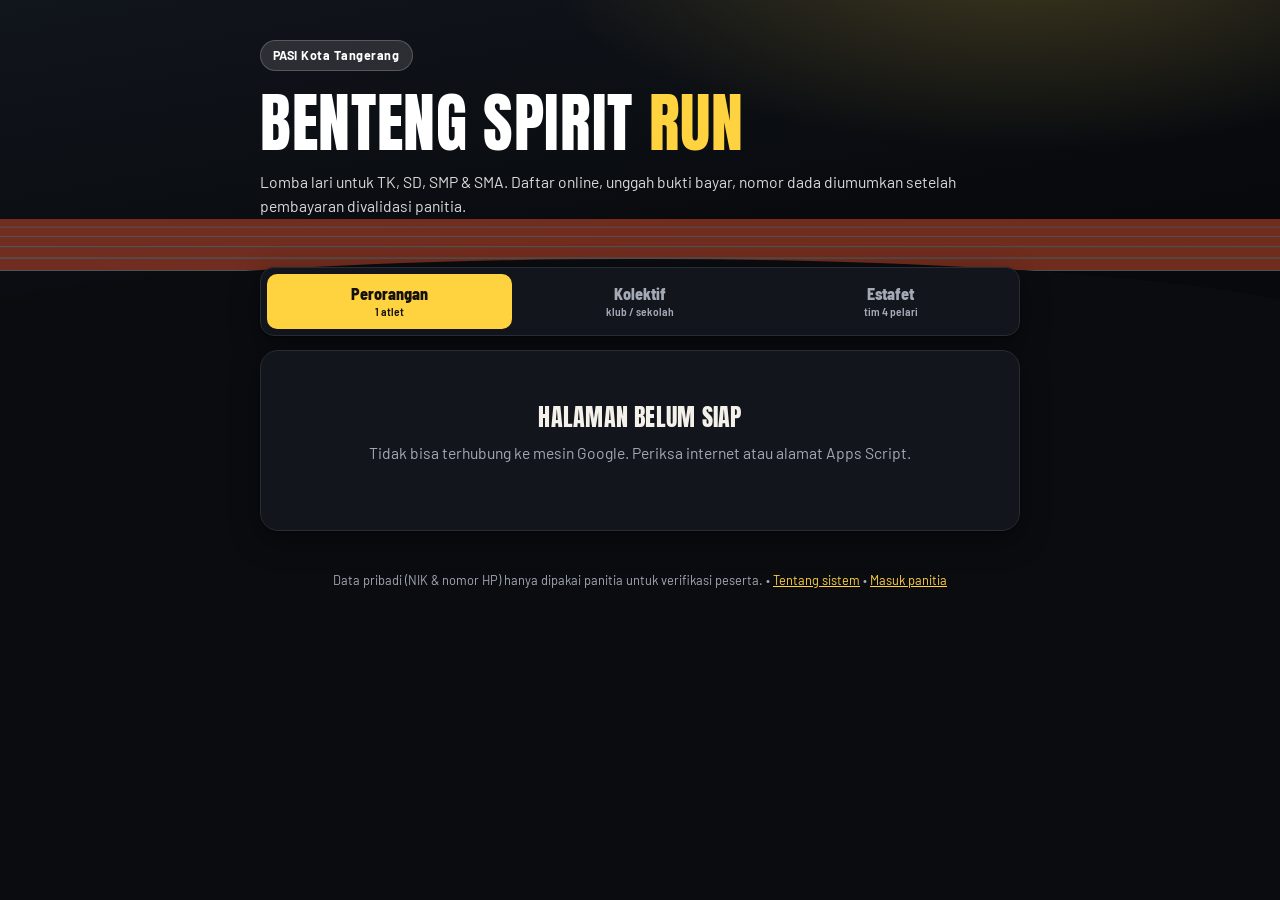
<file: daftar.html>
<!doctype html>
<html lang="id">
<head>
<meta charset="utf-8">
<meta name="viewport" content="width=device-width,initial-scale=1">
<title>Pendaftaran Benteng Spirit Run</title>
<meta name="description" content="Pendaftaran online lomba atletik Benteng Spirit Run — PASI Kota Tangerang. Daftar perorangan, kolektif per klub/sekolah, atau tim estafet.">
<meta property="og:title" content="Pendaftaran Benteng Spirit Run">
<meta property="og:description" content="Daftar lomba lari anak & pelajar: perorangan, kolektif klub/sekolah, dan estafet. Unggah bukti bayar langsung.">
<meta name="theme-color" content="#0A0C10">
<link rel="icon" href="data:image/svg+xml,%3Csvg xmlns='http://www.w3.org/2000/svg' viewBox='0 0 32 32'%3E%3Crect width='32' height='32' rx='8' fill='%23FFD23F'/%3E%3Cpath d='M7 22h4l3-9 4 11 3-7h4' fill='none' stroke='%230A0C10' stroke-width='3' stroke-linecap='round' stroke-linejoin='round'/%3E%3C/svg%3E">
<link rel="preconnect" href="https://fonts.googleapis.com"><link rel="preconnect" href="https://fonts.gstatic.com" crossorigin>
<link href="https://fonts.googleapis.com/css2?family=Anton&family=Barlow:wght@400;500;600;700;800&family=Barlow+Semi+Condensed:wght@600;700;800&display=swap" rel="stylesheet">
<link rel="stylesheet" href="assets/app.css?v=10">
<style>
  body{background:var(--bg)}
  .hero{position:relative;overflow:hidden;background:radial-gradient(700px 300px at 80% -60px,rgb(255 210 63/.22),transparent 70%),linear-gradient(170deg,#11151C 0%,#07090C 75%);color:#fff;padding:40px 16px 90px}
  .hero::after{content:"";position:absolute;left:-5%;right:-5%;bottom:-2px;height:70px;background:var(--bg);border-radius:50% 50% 0 0/100% 100% 0 0}
  .hero .lanes{position:absolute;inset:auto -10% 40px -10%;height:90px;background:repeating-linear-gradient(0deg,rgb(244 241 234/.55) 0 2px,#C4462A 2px 18px);transform:perspective(300px) rotateX(55deg);opacity:.55}
  .hero-in{width:min(760px,100%);margin:auto;position:relative;z-index:1}
  .hero .eyebrow{display:inline-flex;gap:8px;align-items:center;background:rgb(255 255 255/.12);border:1px solid rgb(255 255 255/.2);padding:5px 12px;border-radius:999px;font-size:.78rem;font-weight:700;letter-spacing:.04em}
  .hero h1{font-family:var(--font-judul);font-weight:400;text-transform:uppercase;font-size:clamp(2.4rem,6vw + .5rem,4rem);margin:14px 0 8px;color:#fff;letter-spacing:.01em}
  .hero h1 span{color:#FFD23F}
  .hero p{color:rgb(255 255 255/.85);margin:0}
  .facts{display:flex;flex-wrap:wrap;gap:10px;margin-top:18px}
  .facts div{background:rgb(255 255 255/.1);border:1px solid rgb(255 255 255/.18);border-radius:12px;padding:8px 12px;font-size:.85rem}
  .facts b{display:block;font-size:.95rem}
  .wrapf{width:min(760px,100% - 24px);margin:-60px auto 40px;position:relative;z-index:2}
  .tabs{display:grid;grid-template-columns:repeat(3,1fr);gap:6px;background:var(--surface);border:1px solid var(--line);border-radius:14px;padding:6px;box-shadow:var(--shadow)}
  .tabs button{border:0;background:none;border-radius:10px;padding:10px 6px;font-weight:800;cursor:pointer;color:var(--muted);font-size:.88rem;line-height:1.2}
  .tabs button small{display:block;font-weight:600;font-size:.72rem;margin-top:2px}
  .tabs button[aria-selected="true"]{background:var(--brand);color:var(--on-brand)}
  .tabs button{font-family:var(--font-label);font-size:1rem}
  .formcard{background:var(--surface);border:1px solid var(--line);border-radius:18px;padding:22px;margin-top:14px;box-shadow:var(--shadow)}
  .formcard h2{font-family:var(--font-judul);font-weight:400;text-transform:uppercase;font-size:1.5rem;letter-spacing:.01em}
  .sec{font-size:.75rem;font-weight:800;letter-spacing:.1em;text-transform:uppercase;color:var(--brand);margin:18px 0 10px;display:flex;align-items:center;gap:10px}
  .sec::after{content:"";flex:1;height:1px;background:var(--line)}
  .chips{display:flex;flex-wrap:wrap;gap:8px}
  .chip{position:relative}
  .chip input{position:absolute;opacity:0;inset:0;cursor:pointer}
  .chip span{display:inline-flex;align-items:center;min-height:40px;padding:0 14px;border-radius:999px;border:1.5px solid var(--line);font-weight:700;font-size:.86rem;background:var(--surface);transition:.15s}
  .chip input:checked+span{background:var(--brand-soft);border-color:var(--brand);color:var(--brand)}
  .chip input:focus-visible+span{outline:3px solid color-mix(in srgb,var(--brand) 60%,transparent);outline-offset:2px}
  .drop{display:flex;align-items:center;gap:14px;border:2px dashed var(--line);border-radius:14px;padding:16px;cursor:pointer;background:var(--surface-2);transition:.15s}
  .drop:hover,.drop.over{border-color:var(--brand);background:var(--brand-soft)}
  .drop svg{width:28px;height:28px;color:var(--brand);flex:none}
  .drop img{width:64px;height:64px;object-fit:cover;border-radius:10px}
  .total{display:flex;justify-content:space-between;align-items:center;gap:12px;flex-wrap:wrap;background:var(--brand-soft);border-radius:14px;padding:14px 16px;margin-top:16px}
  .total b{font-size:1.25rem}
  .rowk{border:1px solid var(--line);border-radius:14px;padding:14px;margin-bottom:10px;position:relative;background:var(--surface-2)}
  .rowk .no{position:absolute;top:-10px;left:12px;background:var(--brand);color:var(--on-brand);font-weight:800;font-size:.72rem;padding:2px 9px;border-radius:999px}
  .rowk .del{position:absolute;top:8px;right:8px}
  .done{text-align:center;padding:30px 10px}
  .done .ok{width:72px;height:72px;border-radius:50%;background:var(--ok-bg);color:var(--ok);display:grid;place-items:center;margin:0 auto 14px}
  .done .ok svg{width:38px;height:38px}
  footer{text-align:center;color:var(--muted);font-size:.8rem;padding:0 16px 30px}
  .err{color:var(--bad);font-size:.8rem;font-weight:700}
</style>
</head>
<body>
<header class="hero">
  <div class="lanes" aria-hidden="true"></div>
  <div class="hero-in">
    <span class="eyebrow" id="h-org">PASI Kota Tangerang</span>
    <h1 id="h-nama">BENTENG SPIRIT <span>RUN</span></h1>
    <p>Lomba lari untuk TK, SD, SMP & SMA. Daftar online, unggah bukti bayar, nomor dada diumumkan setelah pembayaran divalidasi panitia.</p>
    <div class="facts" id="facts"></div>
  </div>
</header>

<main class="wrapf">
  <div class="tabs" role="tablist" aria-label="Jenis pendaftaran">
    <button role="tab" aria-selected="true" data-tab="perorangan">Perorangan<small>1 atlet</small></button>
    <button role="tab" aria-selected="false" data-tab="kolektif">Kolektif<small>klub / sekolah</small></button>
    <button role="tab" aria-selected="false" data-tab="estafet">Estafet<small>tim 4 pelari</small></button>
  </div>
  <div id="note-top"></div>
  <section class="formcard" id="panel"></section>
</main>
<footer>Data pribadi (NIK & nomor HP) hanya dipakai panitia untuk verifikasi peserta. • <a href="index.html">Tentang sistem</a> • <a href="login.html">Masuk panitia</a></footer>

<div id="toasts" class="toasts" aria-live="polite"></div>
<div id="loading" class="loading hidden" role="alert"><div style="text-align:center"><div class="spinner" style="margin:auto"></div><p id="loading-msg">Mengirim…</p></div></div>

<script src="assets/config.js?v=10"></script>
<script src="assets/api.js?v=10"></script>
<script src="assets/daftar.js?v=10"></script>
</body>
</html>
</file>
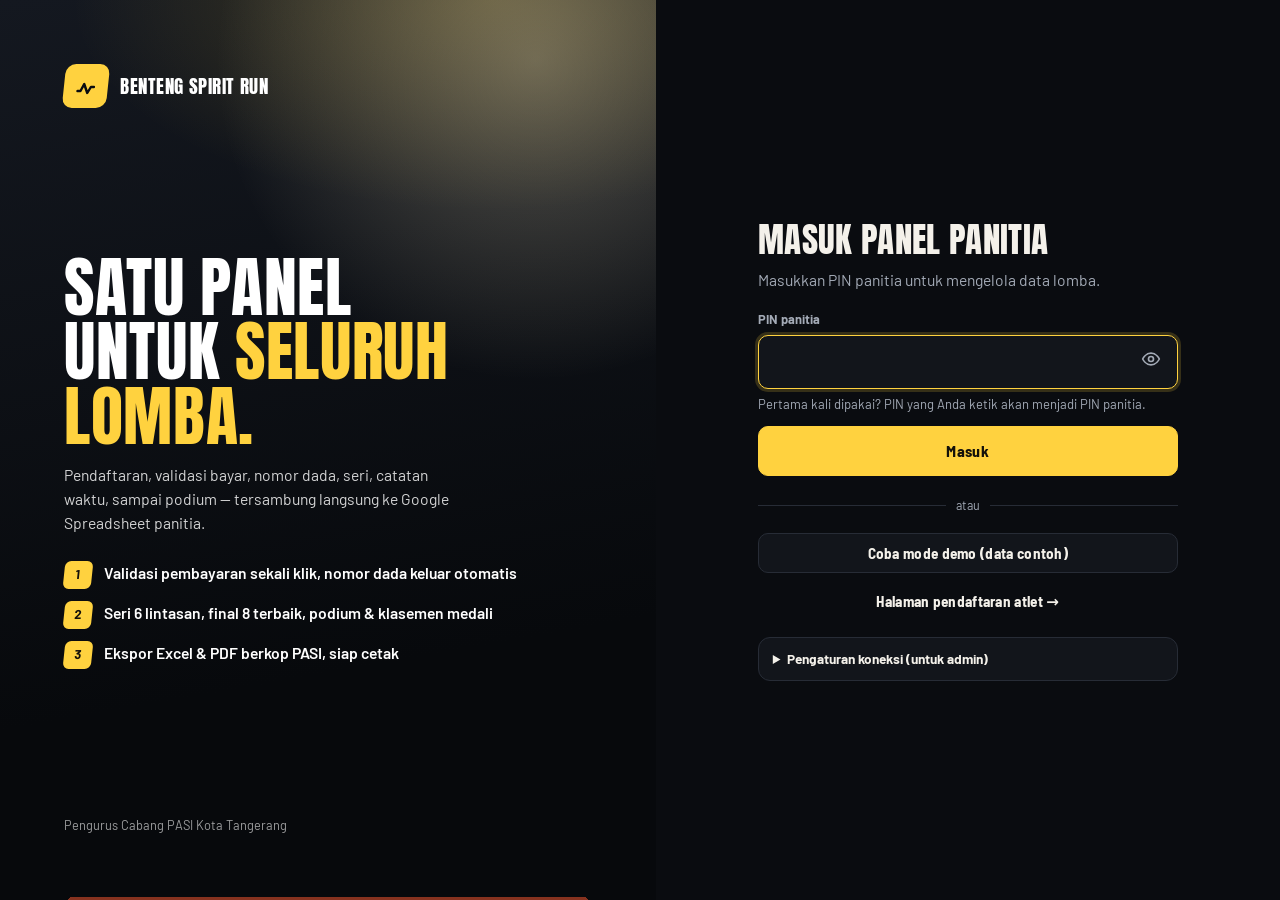
<file: login.html>
<!doctype html>
<html lang="id">
<head>
<meta charset="utf-8">
<meta name="viewport" content="width=device-width,initial-scale=1">
<title>Masuk Panitia — Benteng Spirit Run</title>
<meta name="description" content="Masuk ke panel panitia Sistem Perlombaan Atletik Benteng Spirit Run — PASI Kota Tangerang.">
<meta name="robots" content="noindex">
<meta name="theme-color" content="#0A0C10">
<link rel="icon" href="data:image/svg+xml,%3Csvg xmlns='http://www.w3.org/2000/svg' viewBox='0 0 32 32'%3E%3Crect width='32' height='32' rx='8' fill='%23FFD23F'/%3E%3Cpath d='M7 22h4l3-9 4 11 3-7h4' fill='none' stroke='%230A0C10' stroke-width='3' stroke-linecap='round' stroke-linejoin='round'/%3E%3C/svg%3E">
<link rel="preconnect" href="https://fonts.googleapis.com"><link rel="preconnect" href="https://fonts.gstatic.com" crossorigin>
<link href="https://fonts.googleapis.com/css2?family=Anton&family=Barlow:wght@400;500;600;700;800&family=Barlow+Semi+Condensed:wght@600;700;800&display=swap" rel="stylesheet">
<link rel="stylesheet" href="assets/app.css?v=10">
<style>
  body{background:var(--bg)}
  .wrapL{min-height:100dvh;display:grid;grid-template-columns:minmax(0,1.05fr) minmax(0,1fr)}
  .art{position:relative;overflow:hidden;background:radial-gradient(600px 300px at 75% 0,rgb(255 210 63/.22),transparent 70%),linear-gradient(170deg,#141820 0%,#07090C 72%);color:#fff;padding:clamp(28px,5vw,64px);display:flex;flex-direction:column;justify-content:space-between;isolation:isolate}
  .art::before{content:"";position:absolute;inset:auto -20% -18% -20%;height:62%;background:repeating-linear-gradient(0deg,#B03E25 0 46px,rgb(244 241 234/.6) 46px 49px);opacity:.75;transform:perspective(600px) rotateX(58deg);transform-origin:bottom;z-index:-1}
  .art::after{content:"";position:absolute;width:640px;height:640px;right:-200px;top:-260px;border-radius:50%;background:radial-gradient(closest-side,rgb(255 240 200/.30),transparent);z-index:-1}
  .art .lg{display:flex;align-items:center;gap:12px;font-weight:800}
  .art .lg span{width:44px;height:44px;border-radius:10px;background:#FFD23F;display:grid;place-items:center;transform:skewX(-6deg)}
  .art .lg svg{width:24px;height:24px;color:#0A0C10}
  .art .lg{font-family:var(--font-judul);font-weight:400;text-transform:uppercase;letter-spacing:.03em;font-size:1.2rem}
  .art h1{color:#fff;font-family:var(--font-judul);font-weight:400;text-transform:uppercase;font-size:clamp(2.6rem,4.4vw + .6rem,4.6rem);line-height:.98;margin:0 0 14px;max-width:12ch}
  .art h1 em{font-style:normal;color:#FFD23F}
  .art p{color:rgb(255 255 255/.82);max-width:44ch;margin:0}
  .pts{list-style:none;padding:0;margin:26px 0 0;display:grid;gap:12px}
  .pts li{display:flex;gap:12px;align-items:flex-start;font-weight:600}
  .pts li b{flex:none;width:28px;height:28px;border-radius:6px;background:#FFD23F;color:#14110A;transform:skewX(-6deg);display:grid;place-items:center;font-size:.8rem}
  .foot-art{font-size:.8rem;color:rgb(255 255 255/.6)}
  .formside{display:grid;place-items:center;padding:clamp(20px,5vw,56px)}
  .box{width:min(420px,100%)}
  .box h2{font-family:var(--font-judul);font-weight:400;text-transform:uppercase;font-size:2.2rem;margin-bottom:6px;letter-spacing:.01em}
  .pinwrap{position:relative}
  .pinwrap .input{min-height:54px;font-size:1.25rem;letter-spacing:.35em;padding-right:52px}
  .pinwrap button{position:absolute;right:6px;top:50%;transform:translateY(-50%);width:42px;height:42px;border:0;background:none;border-radius:8px;cursor:pointer;color:var(--muted)}
  .pinwrap button:hover{background:var(--surface-2)}
  .pinwrap svg{width:20px;height:20px}
  .msg{margin:12px 0;font-size:.88rem}
  .alt{display:grid;gap:8px;margin-top:18px}
  .sep{display:flex;align-items:center;gap:10px;color:var(--muted);font-size:.78rem;margin:20px 0 12px}
  .sep::before,.sep::after{content:"";flex:1;height:1px;background:var(--line)}
  details{margin-top:16px;border:1px solid var(--line);border-radius:12px;padding:10px 14px;background:var(--surface)}
  summary{cursor:pointer;font-weight:700;font-size:.85rem}
  @media (max-width:860px){.wrapL{grid-template-columns:1fr}.art{min-height:auto;padding-bottom:36px}.art h1{font-size:2rem}.pts{display:none}.foot-art{display:none}}
</style>
</head>
<body>
<div class="wrapL">
  <aside class="art" aria-label="Tentang sistem">
    <a class="lg" href="index.html" style="color:#fff;text-decoration:none"><span><svg viewBox="0 0 24 24" fill="none" stroke="currentColor" stroke-width="2.4" stroke-linecap="round" stroke-linejoin="round"><path d="M4 17h3l3-7 4 9 3-6h3"/></svg></span>Benteng Spirit Run</a>
    <div>
      <h1>Satu panel untuk <em>seluruh lomba.</em></h1>
      <p>Pendaftaran, validasi bayar, nomor dada, seri, catatan waktu, sampai podium — tersambung langsung ke Google Spreadsheet panitia.</p>
      <ul class="pts">
        <li><b>1</b>Validasi pembayaran sekali klik, nomor dada keluar otomatis</li>
        <li><b>2</b>Seri 6 lintasan, final 8 terbaik, podium & klasemen medali</li>
        <li><b>3</b>Ekspor Excel & PDF berkop PASI, siap cetak</li>
      </ul>
    </div>
    <div class="foot-art">Pengurus Cabang PASI Kota Tangerang</div>
  </aside>

  <main class="formside">
    <div class="box">
      <h2>Masuk panel panitia</h2>
      <p class="muted" style="margin:0">Masukkan PIN panitia untuk mengelola data lomba.</p>
      <div id="msg"></div>
      <form id="f" style="margin-top:18px">
        <label class="field"><span>PIN panitia</span>
          <div class="pinwrap"><input class="input" id="pin" type="password" inputmode="numeric" autocomplete="current-password" required minlength="4" aria-describedby="pinhelp">
          <button type="button" id="lihat" aria-label="Tampilkan PIN"><svg viewBox="0 0 24 24" fill="none" stroke="currentColor" stroke-width="2" stroke-linecap="round" stroke-linejoin="round"><path d="M2 12s3.5-7 10-7 10 7 10 7-3.5 7-10 7S2 12 2 12z"/><circle cx="12" cy="12" r="3"/></svg></button></div>
          <small class="muted" id="pinhelp">Pertama kali dipakai? PIN yang Anda ketik akan menjadi PIN panitia.</small>
        </label>
        <button class="btn btn-brand" id="masuk" style="width:100%;min-height:50px;font-size:1rem">Masuk</button>
      </form>
      <div class="sep">atau</div>
      <div class="alt">
        <a class="btn" href="panel.html?demo=1">Coba mode demo (data contoh)</a>
        <a class="btn btn-ghost" href="daftar.html">Halaman pendaftaran atlet →</a>
      </div>
      <details id="adv"><summary>Pengaturan koneksi (untuk admin)</summary>
        <label class="field" style="margin-top:10px"><span>Alamat mesin Apps Script (URL /exec)</span><input class="input" id="api" placeholder="https://script.google.com/macros/s/…/exec"></label>
        <div class="toolbar"><button class="btn btn-sm" id="simpan-api" type="button">Simpan di perangkat ini</button><button class="btn btn-sm btn-ghost" id="reset-api" type="button">Pakai bawaan</button></div>
        <p class="small muted" style="margin:10px 0 0">Lupa PIN? Admin dapat menggantinya di Apps Script → Setelan project → Properti skrip <code>ADMIN_PIN</code>.</p>
      </details>
    </div>
  </main>
</div>
<div id="loading" class="loading hidden" role="alert"><div style="text-align:center"><div class="spinner" style="margin:auto"></div><p id="loading-msg">Memeriksa PIN…</p></div></div>

<script src="assets/config.js?v=10"></script>
<script src="assets/api.js?v=10"></script>
<script>
(function () {
  const $ = s => document.querySelector(s);
  const q = new URLSearchParams(location.search);
  const note = (t, cls) => { $('#msg').innerHTML = '<p class="note ' + (cls || '') + ' msg"></p>'; $('#msg p').textContent = t; };
  if (q.get('keluar')) note('Anda sudah keluar dari panel.');
  if (q.get('pesan')) note(q.get('pesan'), 'warn');
  BSR.setDemo(false);
  if (BSR.token() && !q.get('pesan') && !q.get('keluar')) { location.replace('panel.html'); return; }
  if (!BSR.apiUrl()) { $('#adv').open = true; note('Alamat mesin belum diatur. Isi di "Pengaturan koneksi" di bawah.', 'warn'); }
  $('#api').value = BSR.apiUrl();
  $('#lihat').onclick = () => { const i = $('#pin'); i.type = i.type === 'password' ? 'text' : 'password'; $('#lihat').setAttribute('aria-label', i.type === 'password' ? 'Tampilkan PIN' : 'Sembunyikan PIN'); };
  $('#simpan-api').onclick = () => { BSR.setApiUrl($('#api').value); note('Alamat mesin disimpan di perangkat ini.'); };
  $('#reset-api').onclick = () => { BSR.setApiUrl(null); $('#api').value = BSR.apiUrl(); note('Memakai alamat mesin bawaan.'); };
  $('#f').onsubmit = async e => {
    e.preventDefault();
    const pin = $('#pin').value.trim();
    if (pin.length < 4) { note('PIN minimal 4 karakter.', 'warn'); return; }
    $('#loading').classList.remove('hidden');
    try {
      const r = await BSR.call('login', { pin });
      BSR.setToken(r.token);
      location.replace('panel.html' + (r.pinBaru ? '?pinbaru=1' : ''));
    } catch (err) {
      note(err.message, 'warn'); $('#pin').select();
    } finally { $('#loading').classList.add('hidden'); }
  };
  $('#pin').focus();
})();
</script>
</body>
</html>
</file>
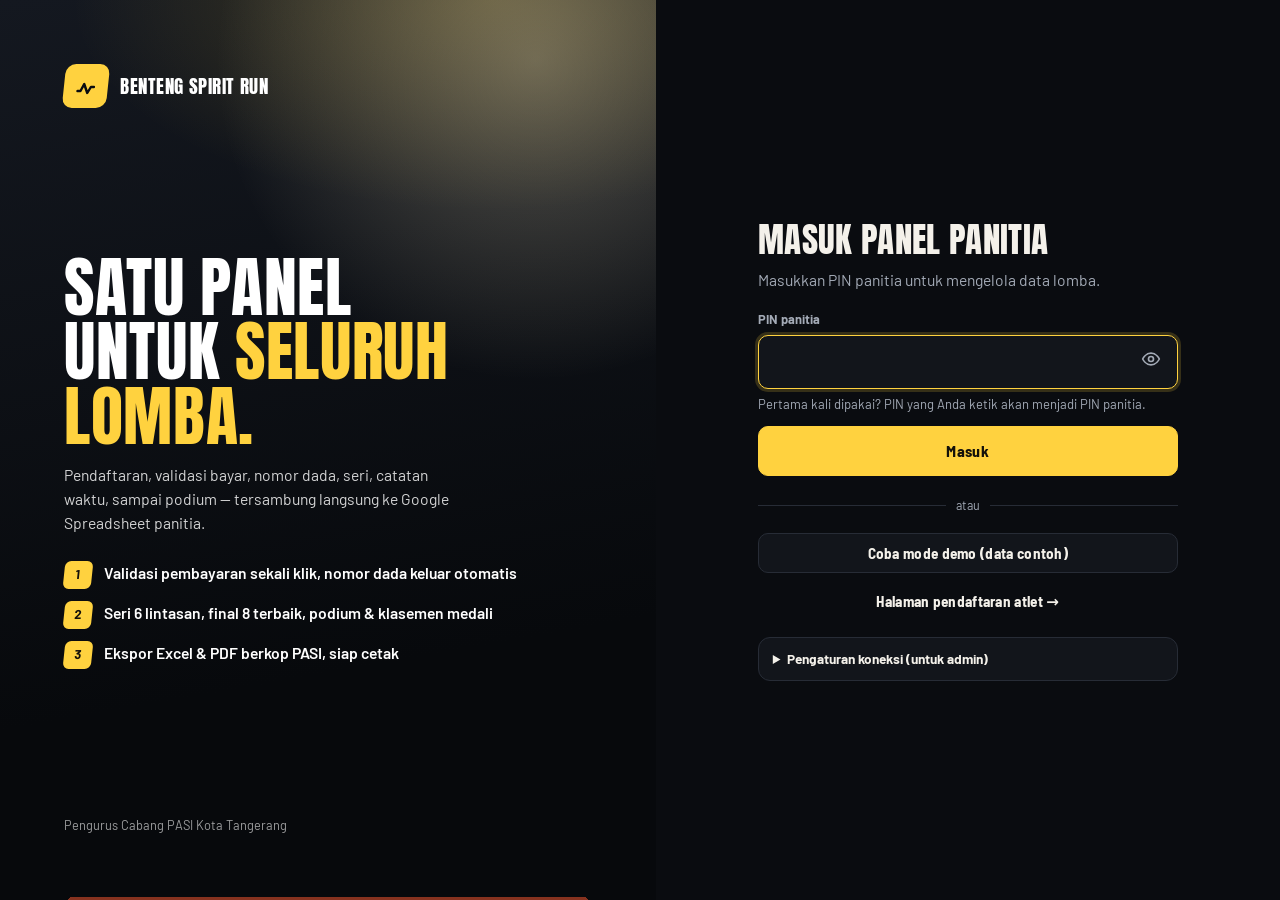
<file: panel.html>
<!doctype html>
<html lang="id">
<head>
<meta charset="utf-8">
<meta name="viewport" content="width=device-width,initial-scale=1">
<title>Panel Panitia — Benteng Spirit Run</title>
<meta name="description" content="Sistem perlombaan atletik Benteng Spirit Run (PASI Kota Tangerang): pendaftar, validasi bayar, nomor dada, seri, waktu, final, podium, ekspor Excel & PDF, dan pembuat Google Form.">
<meta name="robots" content="noindex">
<meta property="og:title" content="Panel Panitia — Benteng Spirit Run">
<meta property="og:description" content="Sistem perlombaan atletik PASI Kota Tangerang.">
<meta name="theme-color" content="#0A0C10">
<link rel="icon" href="data:image/svg+xml,%3Csvg xmlns='http://www.w3.org/2000/svg' viewBox='0 0 32 32'%3E%3Crect width='32' height='32' rx='8' fill='%23FFD23F'/%3E%3Cpath d='M7 22h4l3-9 4 11 3-7h4' fill='none' stroke='%230A0C10' stroke-width='3' stroke-linecap='round' stroke-linejoin='round'/%3E%3C/svg%3E">
<link rel="preconnect" href="https://fonts.googleapis.com"><link rel="preconnect" href="https://fonts.gstatic.com" crossorigin>
<link href="https://fonts.googleapis.com/css2?family=Anton&family=Barlow:wght@400;500;600;700;800&family=Barlow+Semi+Condensed:wght@600;700;800&display=swap" rel="stylesheet">
<link rel="stylesheet" href="assets/app.css?v=10">
</head>
<body>


<div id="app" class="app hidden">
  <nav id="side" class="side" aria-label="Menu utama"></nav>
  <div id="scrim" class="scrim"></div>
  <div class="main">
    <header class="topbar">
      <button class="btn btn-icon burger" id="burger" aria-label="Buka menu"></button>
      <span class="where" id="where">Dasbor</span>
      <span class="grow"></span>
      <span class="sync" id="sync" aria-live="polite"><i></i>Menghubungkan…</span>
      <button class="btn btn-icon btn-ghost" id="topbar-reload" aria-label="Muat ulang data" title="Muat ulang data"></button>
    </header>
    <main id="content" class="content" tabindex="-1"></main>
  </div>
</div>

<dialog id="dlg"></dialog>
<div id="toasts" class="toasts" aria-live="polite"></div>
<div id="loading" class="loading hidden" role="alert" aria-busy="true"><div style="text-align:center"><div class="spinner" style="margin:auto"></div><p id="loading-msg">Memproses…</p></div></div>

<script src="assets/config.js?v=10"></script>
<script src="assets/api.js?v=10"></script>
<script src="assets/ekspor.js?v=10"></script>
<script src="assets/app.js?v=10"></script>
</body>
</html>
</file>
<file: assets/app.css>
:root{
  /* Stadion Malam: gelap + kuning sorot + merah tartan (warna video promosi) */
  --brand:#FFD23F; --brand-2:#F5C400; --brand-soft:#2A2614; --on-brand:#14110A; --accent:#E0613F; --on-accent:#ffffff; --tartan:#C4462A;
  --bg:#0A0C10; --surface:#12151B; --surface-2:#171B22; --line:#272C36; --text:#F4F1EA; --muted:#A3AAB6;
  --ok:#6FB6FF; --ok-bg:#15263D; --warn:#FFB547; --warn-bg:#352812; --bad:#FF7466; --bad-bg:#3C1915; --info:#B3C6FF; --info-bg:#1C2442;
  --radius:12px; --radius-sm:8px;
  --shadow:0 1px 2px rgb(0 0 0/.45),0 10px 30px rgb(0 0 0/.4);
  --font:"Barlow",system-ui,-apple-system,"Segoe UI",Roboto,sans-serif;
  --font-judul:"Anton","Barlow Semi Condensed",Impact,sans-serif;
  --font-label:"Barlow Semi Condensed","Barlow",system-ui,sans-serif;
  --side:252px;
  color-scheme:dark;
}
:root[data-theme="light"]{
  --brand:#C4462A; --brand-2:#A63A22; --brand-soft:#FBE9E4; --on-brand:#ffffff; --accent:#FFD23F; --on-accent:#14110A;
  --bg:#F3F1EC; --surface:#ffffff; --surface-2:#F8F6F2; --line:#E5E0D6; --text:#14161B; --muted:#5E6470;
  --ok:#1F5FBF; --ok-bg:#E3EDFC; --warn:#9A5B00; --warn-bg:#FFF1D6; --bad:#B42318; --bad-bg:#FDE6E3; --info:#3049A8; --info-bg:#E6EBFB;
  --shadow:0 1px 2px rgb(20 22 27/.06),0 8px 24px rgb(20 22 27/.07); color-scheme:light;}

*,*::before,*::after{box-sizing:border-box}
html{-webkit-text-size-adjust:100%}
body{margin:0;font-family:var(--font);font-size:.98rem;line-height:1.55;color:var(--text);background:var(--bg);-webkit-font-smoothing:antialiased}
h1,h2,h3,h4{line-height:1.2;letter-spacing:-.015em;margin:0 0 .4em;text-wrap:balance}
h1{font-family:var(--font-judul);font-weight:400;text-transform:uppercase;letter-spacing:.01em;font-size:clamp(1.6rem,1.4vw + 1.1rem,2.2rem)}
h2{font-family:var(--font-label);font-size:1.2rem;font-weight:800;letter-spacing:.01em}
h3{font-size:1rem;font-weight:700}
p{margin:0 0 .8em}
a{color:var(--brand)}
button,input,select,textarea{font:inherit;color:inherit}
:focus-visible{outline:3px solid color-mix(in srgb,var(--brand) 70%,transparent);outline-offset:2px;border-radius:8px}
.sr{position:absolute;width:1px;height:1px;overflow:hidden;clip:rect(0 0 0 0)}
.muted{color:var(--muted)}
.small{font-size:.82rem}
.num{font-variant-numeric:tabular-nums}
.nowrap{white-space:nowrap}
.hidden{display:none!important}

/* ---------- Tata letak ---------- */
.app{display:grid;grid-template-columns:var(--side) 1fr;min-height:100dvh}
.side{position:sticky;top:0;height:100dvh;overflow-y:auto;background:var(--surface);border-right:1px solid var(--line);padding:18px 14px;display:flex;flex-direction:column;gap:6px}
.brand{display:flex;align-items:center;gap:10px;padding:4px 8px 14px;border-bottom:1px solid var(--line);margin-bottom:8px}
.brand-mark{width:40px;height:40px;border-radius:9px;background:#FFD23F;display:grid;place-items:center;color:#14110A;flex:none;transform:skewX(-6deg);box-shadow:0 0 0 3px rgb(255 210 63/.2)}
.brand b{display:block;font-family:var(--font-judul);font-weight:400;font-size:1.05rem;line-height:1.1;text-transform:uppercase;letter-spacing:.02em}
.brand span{font-size:.75rem;color:var(--muted)}
.nav-group{font-size:.7rem;font-weight:800;letter-spacing:.1em;text-transform:uppercase;color:var(--muted);padding:14px 10px 4px}
.nav-link{display:flex;align-items:center;gap:10px;padding:9px 10px;border-radius:10px;text-decoration:none;color:var(--text);font-weight:600;font-size:.9rem;border:0;background:none;width:100%;text-align:left;cursor:pointer}
.nav-link svg{width:18px;height:18px;flex:none;color:var(--muted)}
.nav-link:hover{background:var(--surface-2)}
.nav-link[aria-current="page"]{background:var(--brand-soft);color:var(--brand)}
.nav-link[aria-current="page"] svg{color:var(--brand)}
.nav-link .badge{margin-left:auto}
.side-foot{margin-top:auto;padding-top:12px;border-top:1px solid var(--line);display:flex;flex-direction:column;gap:6px}
.main{min-width:0;display:flex;flex-direction:column}
.topbar{position:sticky;top:0;z-index:30;display:flex;align-items:center;gap:12px;padding:10px 24px;background:color-mix(in srgb,var(--bg) 85%,transparent);backdrop-filter:blur(10px);-webkit-backdrop-filter:blur(10px);border-bottom:1px solid var(--line);min-height:60px}
.topbar .burger{display:none}
.topbar .where{font-weight:700}
.topbar .grow{flex:1}
.sync{font-size:.8rem;color:var(--muted);display:flex;align-items:center;gap:6px}
.sync i{width:8px;height:8px;border-radius:50%;background:var(--ok);display:inline-block}
.sync.demo i{background:var(--accent)}
.sync.err i{background:var(--bad)}
.content{padding:24px;max-width:1400px;width:100%}
.page-head{display:flex;justify-content:space-between;align-items:flex-end;gap:16px;flex-wrap:wrap;margin-bottom:18px}
.page-head p{margin:0;color:var(--muted)}
.toolbar{display:flex;gap:8px;flex-wrap:wrap;align-items:center}
.scrim{display:none}
@media (max-width:960px){
  .app{grid-template-columns:1fr}
  .side{position:fixed;inset:0 auto 0 0;width:min(300px,86vw);z-index:60;transform:translateX(-105%);transition:transform .25s ease;box-shadow:var(--shadow)}
  .side.open{transform:none}
  .scrim.show{display:block;position:fixed;inset:0;background:rgb(0 0 0/.35);z-index:55}
  .topbar{padding:8px 14px}
  .topbar .burger{display:inline-flex}
  .content{padding:16px}
}

/* ---------- Tombol & input ---------- */
.btn{display:inline-flex;align-items:center;justify-content:center;gap:8px;min-height:40px;padding:0 16px;border-radius:10px;border:1px solid var(--line);background:var(--surface);font-weight:700;font-size:.88rem;cursor:pointer;text-decoration:none;color:var(--text);transition:background .15s,border-color .15s,transform .15s,box-shadow .15s;white-space:nowrap}
.btn svg{width:17px;height:17px;flex:none}
.btn:hover{border-color:color-mix(in srgb,var(--brand) 50%,var(--line))}
.btn:active{transform:translateY(1px)}
.btn[disabled]{opacity:.55;cursor:not-allowed}
.btn-brand{background:var(--brand);border-color:var(--brand);color:var(--on-brand)}
.btn-brand:hover{background:var(--brand-2);border-color:var(--brand-2)}
.btn-accent{background:var(--accent);border-color:var(--accent);color:var(--on-accent)}
.btn-accent:hover{box-shadow:0 6px 18px rgb(245 196 0/.35)}
.btn-ghost{background:transparent;border-color:transparent}
.btn-ghost:hover{background:var(--surface-2)}
.btn-danger{color:var(--bad)}
.btn-danger:hover{border-color:var(--bad);background:var(--bad-bg)}
.btn-sm{min-height:32px;padding:0 10px;font-size:.8rem;border-radius:8px}
.btn-icon{width:40px;padding:0}
.btn-sm.btn-icon{width:32px}
.split-btn{position:relative;display:inline-flex}
.menu-pop{position:absolute;right:0;top:calc(100% + 6px);min-width:240px;background:var(--surface);border:1px solid var(--line);border-radius:12px;box-shadow:var(--shadow);padding:6px;z-index:40;display:none}
.menu-pop.open{display:block}
.menu-pop button{display:flex;align-items:center;gap:10px;width:100%;padding:9px 10px;border:0;background:none;border-radius:8px;cursor:pointer;text-align:left;font-weight:600;font-size:.86rem}
.menu-pop button:hover{background:var(--surface-2)}
.menu-pop button svg{width:17px;height:17px;color:var(--muted)}
.menu-pop hr{border:0;border-top:1px solid var(--line);margin:4px 0}

.field{display:flex;flex-direction:column;gap:5px;margin-bottom:12px;min-width:0}
.field>span{font-size:.8rem;font-weight:700;color:var(--muted)}
.input,select.input,textarea.input{width:100%;min-height:42px;padding:8px 12px;border-radius:10px;border:1px solid var(--line);background:var(--surface);outline:none;transition:border-color .15s,box-shadow .15s}
textarea.input{min-height:90px;resize:vertical}
.input:focus{border-color:var(--brand);box-shadow:0 0 0 3px color-mix(in srgb,var(--brand) 18%,transparent)}
.input-sm{min-height:34px;padding:4px 10px;font-size:.85rem;border-radius:8px}
.search{position:relative;flex:1;min-width:200px;max-width:380px}
.search svg{position:absolute;left:11px;top:50%;transform:translateY(-50%);width:17px;height:17px;color:var(--muted);pointer-events:none}
.search .input{padding-left:36px}
.grid-2{display:grid;grid-template-columns:repeat(2,minmax(0,1fr));gap:0 14px}
.grid-3{display:grid;grid-template-columns:repeat(3,minmax(0,1fr));gap:0 14px}
@media (max-width:640px){.grid-2,.grid-3{grid-template-columns:1fr}}
.check{display:inline-flex;align-items:center;gap:8px;cursor:pointer;font-weight:600}
.check input{width:18px;height:18px;accent-color:var(--brand)}
.switch{position:relative;display:inline-flex;align-items:center;gap:10px;cursor:pointer;font-weight:600}
.switch input{appearance:none;width:42px;height:24px;border-radius:999px;background:var(--line);position:relative;cursor:pointer;transition:background .2s;margin:0}
.switch input::after{content:"";position:absolute;top:3px;left:3px;width:18px;height:18px;border-radius:50%;background:#fff;transition:transform .2s;box-shadow:0 1px 3px rgb(0 0 0/.2)}
.switch input:checked{background:var(--brand)}
.switch input:checked::after{transform:translateX(18px)}

.seg{display:inline-flex;background:var(--surface-2);border:1px solid var(--line);border-radius:10px;padding:3px;gap:2px;flex-wrap:wrap}
.seg button{border:0;background:none;padding:6px 12px;border-radius:8px;font-weight:700;font-size:.82rem;cursor:pointer;color:var(--muted)}
.seg button[aria-pressed="true"]{background:var(--surface);color:var(--text);box-shadow:0 1px 3px rgb(0 0 0/.08)}

/* ---------- Kartu & KPI ---------- */
.card{background:var(--surface);border:1px solid var(--line);border-radius:var(--radius);padding:20px}
.card-head{display:flex;justify-content:space-between;align-items:center;gap:12px;flex-wrap:wrap;margin-bottom:14px}
.card-head h2,.card-head h3{margin:0}
.stack{display:flex;flex-direction:column;gap:16px}
.cols{display:grid;gap:16px;grid-template-columns:repeat(auto-fit,minmax(min(100%,320px),1fr))}
.cols-2-1{display:grid;gap:16px;grid-template-columns:minmax(0,2fr) minmax(0,1fr)}
@media (max-width:1100px){.cols-2-1{grid-template-columns:1fr}}
.kpis{display:grid;gap:14px;grid-template-columns:repeat(auto-fit,minmax(170px,1fr));margin-bottom:16px}
.kpi{background:var(--surface);border:1px solid var(--line);border-radius:var(--radius);padding:16px 18px;position:relative;overflow:hidden}
.kpi .lbl{position:relative;z-index:1;padding-right:28px;font-size:.76rem;font-weight:700;color:var(--muted);text-transform:uppercase;letter-spacing:.06em}
.kpi .val{font-family:var(--font-judul);font-weight:400;letter-spacing:.01em;font-size:clamp(1.3rem,1.2vw + .9rem,1.9rem);overflow-wrap:anywhere;font-weight:800;line-height:1.1;margin-top:6px;font-variant-numeric:tabular-nums}
.kpi .sub{font-size:.78rem;color:var(--muted);margin-top:2px}
.kpi::after{content:"";position:absolute;right:-18px;top:-18px;width:70px;height:70px;border-radius:50%;background:var(--brand-soft)}
.kpi.hl{background:linear-gradient(150deg,#C4462A,#8E2E1A);color:#fff;border-color:transparent}
.kpi.hl .lbl,.kpi.hl .sub{color:rgb(255 255 255/.8)}
.kpi.hl::after{background:rgb(255 255 255/.12)}
.kpi.sm .val{font-size:clamp(1rem,.55vw + .78rem,1.22rem);overflow-wrap:normal;white-space:nowrap}
.kpi.warn .val{color:var(--warn)}
.kpi.bad .val{color:var(--bad)}

/* ---------- Tabel ---------- */
.table-wrap{overflow:auto;border:1px solid var(--line);border-radius:12px;background:var(--surface);max-height:calc(100dvh - 250px)}
.table-wrap.free{max-height:none}
table.t.wide{min-width:1080px}
table.t{width:100%;border-collapse:separate;border-spacing:0;font-size:.86rem}
table.t th,table.t td{padding:9px 12px;text-align:left;border-bottom:1px solid var(--line);vertical-align:middle}
table.t thead th{position:sticky;top:0;background:var(--surface-2);z-index:2;font-size:.74rem;text-transform:uppercase;letter-spacing:.05em;color:var(--muted);font-weight:800;white-space:nowrap}
table.t tbody tr:hover td{background:color-mix(in srgb,var(--brand-soft) 45%,transparent)}
table.t tbody tr:last-child td{border-bottom:0}
table.t td.c,table.t th.c{text-align:center}
table.t td.r,table.t th.r{text-align:right}
table.t tfoot td{font-weight:800;background:var(--surface-2);position:sticky;bottom:0}
.sortable{cursor:pointer;user-select:none}
.sortable::after{content:" ↕";opacity:.35}
.sortable[data-dir="asc"]::after{content:" ↑";opacity:1}
.sortable[data-dir="desc"]::after{content:" ↓";opacity:1}
.name{font-weight:700}
.sub-line{font-size:.76rem;color:var(--muted)}
.empty{padding:40px 16px;text-align:center;color:var(--muted)}
.empty svg{width:40px;height:40px;opacity:.5;display:block;margin:0 auto 8px}

.tag{display:inline-flex;align-items:center;gap:5px;padding:2px 9px;border-radius:999px;font-size:.74rem;font-weight:800;white-space:nowrap}
.tag.ok{background:var(--ok-bg);color:var(--ok)}
.tag.warn{background:var(--warn-bg);color:var(--warn)}
.tag.bad{background:var(--bad-bg);color:var(--bad)}
.tag.info{background:var(--info-bg);color:var(--info)}
.tag.neutral{background:var(--surface-2);color:var(--muted);border:1px solid var(--line)}
.badge{display:inline-grid;place-items:center;min-width:22px;height:20px;padding:0 6px;border-radius:999px;background:var(--bad);color:#fff;font-size:.7rem;font-weight:800}
.bib{display:inline-grid;place-items:center;min-width:46px;height:28px;padding:0 8px;border-radius:7px;font-weight:800;font-variant-numeric:tabular-nums;border:2px solid currentColor;font-size:.85rem}
.bib.Kuning{color:#a37f00;background:#fff8d6}
.bib.Merah{color:#c0262d;background:#fdecec}
.bib.Biru{color:#1f5fbf;background:#e8f0fc}
.bib.Abu-abu{color:#5d6470;background:#eef0f3}
.bib.none{color:var(--muted);border-style:dashed;background:transparent}

/* ---------- Grafik batang ---------- */
.bars{display:flex;flex-direction:column;gap:10px}
.bar-row{display:grid;grid-template-columns:140px 1fr 56px;gap:10px;align-items:center;font-size:.84rem}
.bar-track{height:14px;border-radius:999px;background:var(--surface-2);overflow:hidden;display:flex;border:1px solid var(--line)}
.bar-a{background:var(--tartan)}
.bar-b{background:#FFD23F}
.legend{display:flex;gap:14px;font-size:.78rem;color:var(--muted);margin-bottom:10px}
.legend i{display:inline-block;width:10px;height:10px;border-radius:3px;margin-right:5px;vertical-align:-1px}
@media (max-width:520px){.bar-row{grid-template-columns:96px 1fr 44px}}

/* ---------- Seri / lintasan ---------- */
.heats{display:grid;gap:14px;grid-template-columns:repeat(auto-fill,minmax(min(100%,380px),1fr))}
.heat{border:1px solid var(--line);border-radius:12px;overflow:hidden;background:var(--surface)}
.heat-head{display:flex;justify-content:space-between;align-items:center;padding:9px 12px;background:var(--brand);color:var(--on-brand);font-weight:800}
.heat table{width:100%;border-collapse:collapse;font-size:.84rem}
.heat td,.heat th{padding:6px 8px;border-bottom:1px solid var(--line);text-align:left}
.heat th{font-size:.7rem;text-transform:uppercase;color:var(--muted);background:var(--surface-2)}
.heat td.ln{width:34px;text-align:center;font-weight:800;color:var(--brand)}
.heat .time{width:92px}
.heat .time input{width:100%;min-height:32px;padding:2px 8px;border:1px solid var(--line);border-radius:7px;background:var(--surface);text-align:right;font-variant-numeric:tabular-nums}
.heat .time input:focus{border-color:var(--brand);outline:none;box-shadow:0 0 0 3px color-mix(in srgb,var(--brand) 18%,transparent)}
.heat tr.drag-over td{background:var(--brand-soft)}
.rank{display:inline-grid;place-items:center;width:24px;height:24px;border-radius:50%;font-size:.75rem;font-weight:800;background:var(--surface-2)}
.rank.g{background:#facc15;color:#422006}.rank.s{background:#cbd5e1;color:#1e293b}.rank.b{background:#d6a36b;color:#3b1d06}
.medal{display:inline-flex;align-items:center;gap:6px;font-weight:800}
.medal i{width:14px;height:14px;border-radius:50%;display:inline-block}
.m1 i{background:#facc15}.m2 i{background:#cbd5e1}.m3 i{background:#d6a36b}

/* ---------- Dialog & toast ---------- */
dialog{border:0;border-radius:16px;padding:0;width:min(640px,calc(100vw - 24px));max-height:calc(100dvh - 24px);background:var(--surface);color:var(--text);box-shadow:0 30px 80px rgb(0 0 0/.3)}
dialog::backdrop{background:rgb(8 15 11/.5);backdrop-filter:blur(2px)}
.dlg-head{display:flex;justify-content:space-between;align-items:center;padding:16px 20px;border-bottom:1px solid var(--line);position:sticky;top:0;background:var(--surface);z-index:2}
.dlg-head h2{margin:0}
.dlg-body{padding:18px 20px;overflow:auto}
.dlg-foot{display:flex;justify-content:flex-end;gap:8px;padding:14px 20px;border-top:1px solid var(--line);position:sticky;bottom:0;background:var(--surface)}
dialog.wide{width:min(980px,calc(100vw - 24px))}
.toasts{position:fixed;right:16px;bottom:16px;z-index:100;display:flex;flex-direction:column;gap:8px;max-width:min(380px,calc(100vw - 32px))}
.toast{background:var(--text);color:var(--bg);padding:12px 16px;border-radius:12px;box-shadow:var(--shadow);font-weight:600;font-size:.88rem;animation:tin .25s ease}
.toast.err{background:var(--bad);color:#fff}
.toast.ok{background:var(--ok);color:#fff}
@keyframes tin{from{opacity:0;transform:translateY(8px)}}
.loading{position:fixed;inset:0;display:grid;place-items:center;background:color-mix(in srgb,var(--bg) 70%,transparent);z-index:90;backdrop-filter:blur(2px)}
.spinner{width:42px;height:42px;border-radius:50%;border:4px solid var(--line);border-top-color:var(--brand);animation:spin .8s linear infinite}
.loading p{margin-top:12px;font-weight:700;text-align:center}
@keyframes spin{to{transform:rotate(360deg)}}

/* ---------- Login ---------- */
.login{min-height:100dvh;display:grid;place-items:center;padding:24px;background:
  radial-gradient(900px 500px at 10% -10%,color-mix(in srgb,var(--brand) 22%,transparent),transparent),
  radial-gradient(700px 400px at 110% 110%,color-mix(in srgb,var(--accent) 25%,transparent),transparent),var(--bg)}
.login-card{width:min(440px,100%);background:var(--surface);border:1px solid var(--line);border-radius:20px;padding:28px;box-shadow:var(--shadow)}
.login-card .brand{border:0;padding:0;margin-bottom:18px}
.track-art{height:10px;border-radius:999px;margin:4px 0 20px;background:repeating-linear-gradient(90deg,var(--brand) 0 40px,var(--accent) 40px 48px)}
.note{padding:12px 14px;border-radius:12px;background:var(--brand-soft);font-size:.85rem;border:1px solid color-mix(in srgb,var(--brand) 25%,transparent)}
.note.warn{background:var(--warn-bg);border-color:color-mix(in srgb,var(--warn) 30%,transparent)}
.steps{counter-reset:s;list-style:none;padding:0;margin:0}
.steps li{counter-increment:s;position:relative;padding:0 0 12px 38px}
.steps li::before{content:counter(s);position:absolute;left:0;top:0;width:26px;height:26px;border-radius:50%;background:var(--brand);color:var(--on-brand);font-weight:800;display:grid;place-items:center;font-size:.8rem}
code,.mono{font-family:ui-monospace,SFMono-Regular,Consolas,monospace;font-size:.84em;background:var(--surface-2);padding:1px 6px;border-radius:6px;border:1px solid var(--line);word-break:break-all}

@media (prefers-reduced-motion:reduce){*{animation:none!important;transition:none!important}}
@media print{.side,.topbar,.toolbar,.btn{display:none!important}.app{display:block}.content{padding:0}}

/* ---------- Stadion Malam: sentuhan tambahan ---------- */
.nav-group{font-family:var(--font-label);letter-spacing:.16em}
.nav-link{font-family:var(--font-label);font-size:1rem;letter-spacing:.01em}
.nav-link[aria-current="page"]{box-shadow:inset 3px 0 0 var(--brand)}
.btn{font-family:var(--font-label);font-size:.95rem;letter-spacing:.02em}
.kpi .lbl,.tag,table.t thead th{font-family:var(--font-label);letter-spacing:.08em}
.topbar .where{font-family:var(--font-judul);font-weight:400;text-transform:uppercase;letter-spacing:.03em;font-size:1.1rem}
.heat-head{font-family:var(--font-judul);font-weight:400;letter-spacing:.04em;text-transform:uppercase}
.kpi::after{background:rgb(255 210 63/.07)}
.kpi.hl::after{background:rgb(255 255 255/.10)}
:root:not([data-theme="light"]) .content{background:
  radial-gradient(900px 340px at 85% -120px,rgb(255 210 63/.07),transparent 70%)}
</file>
